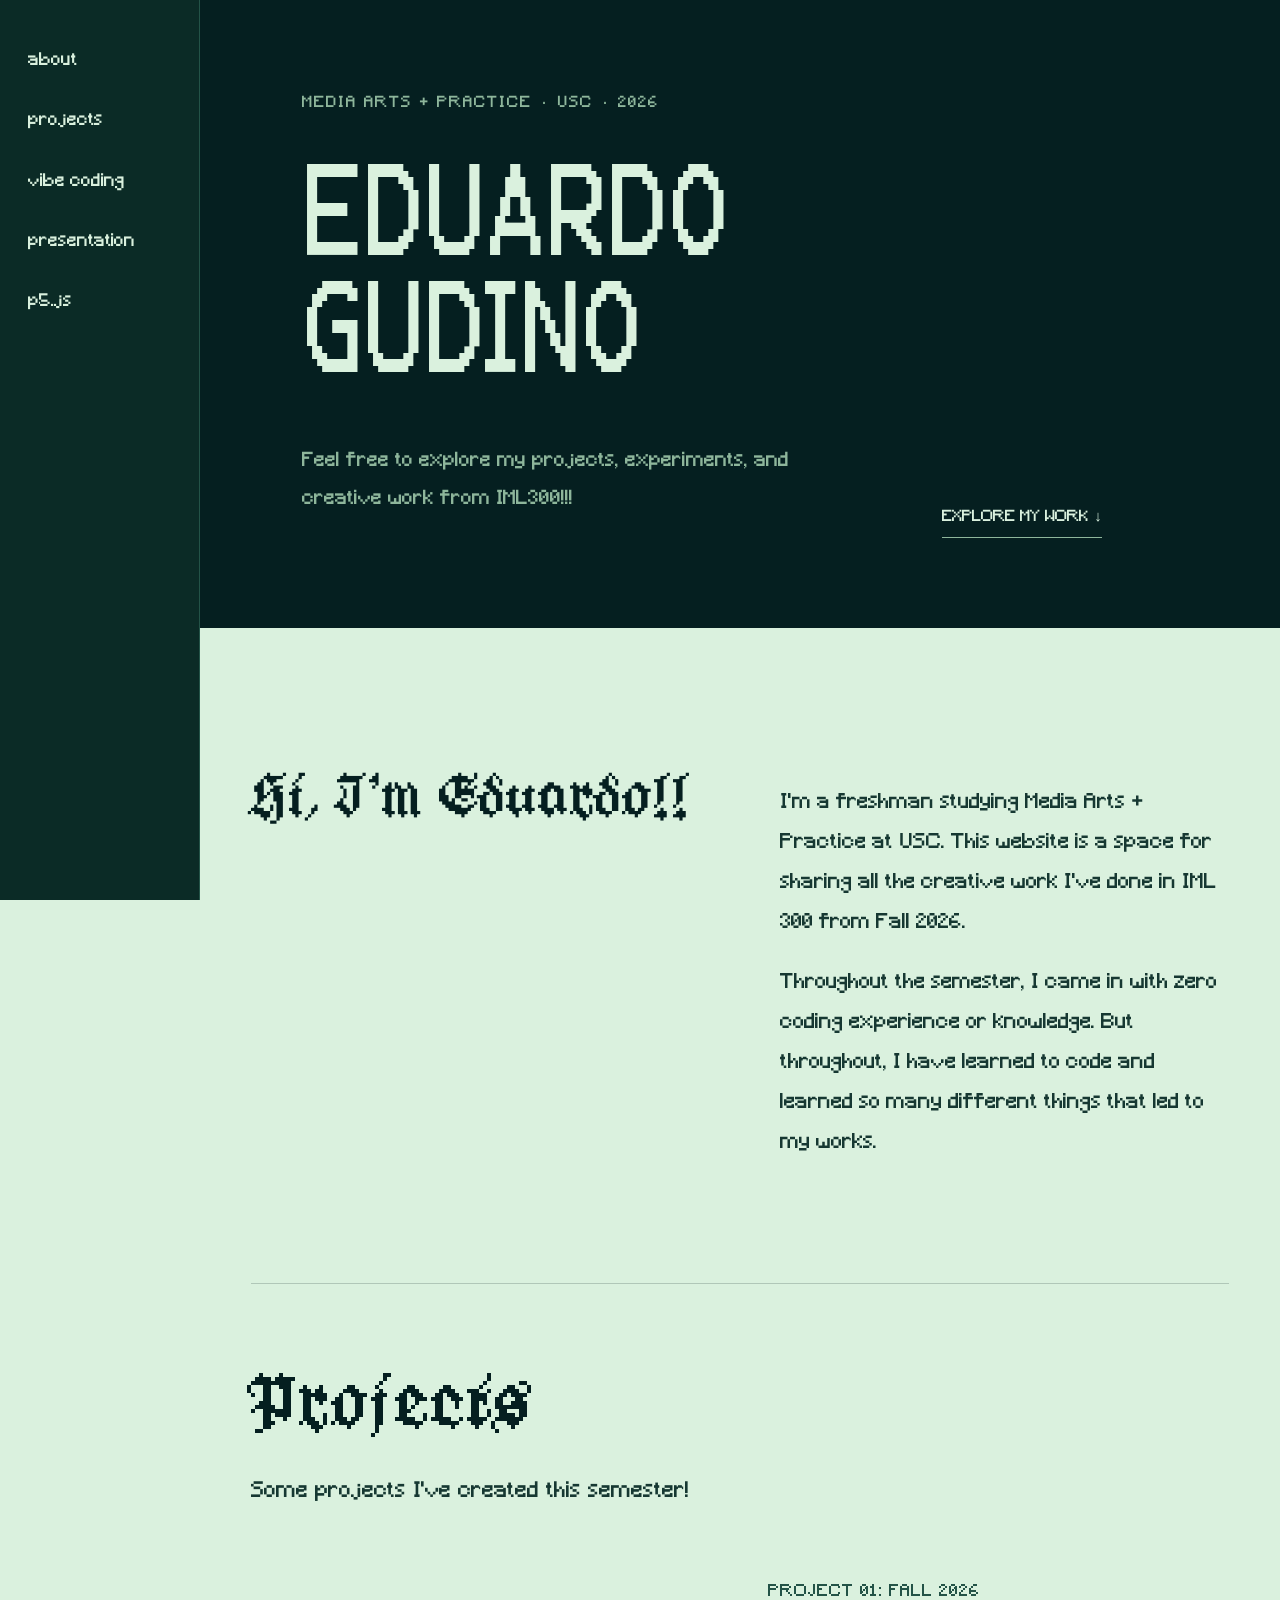
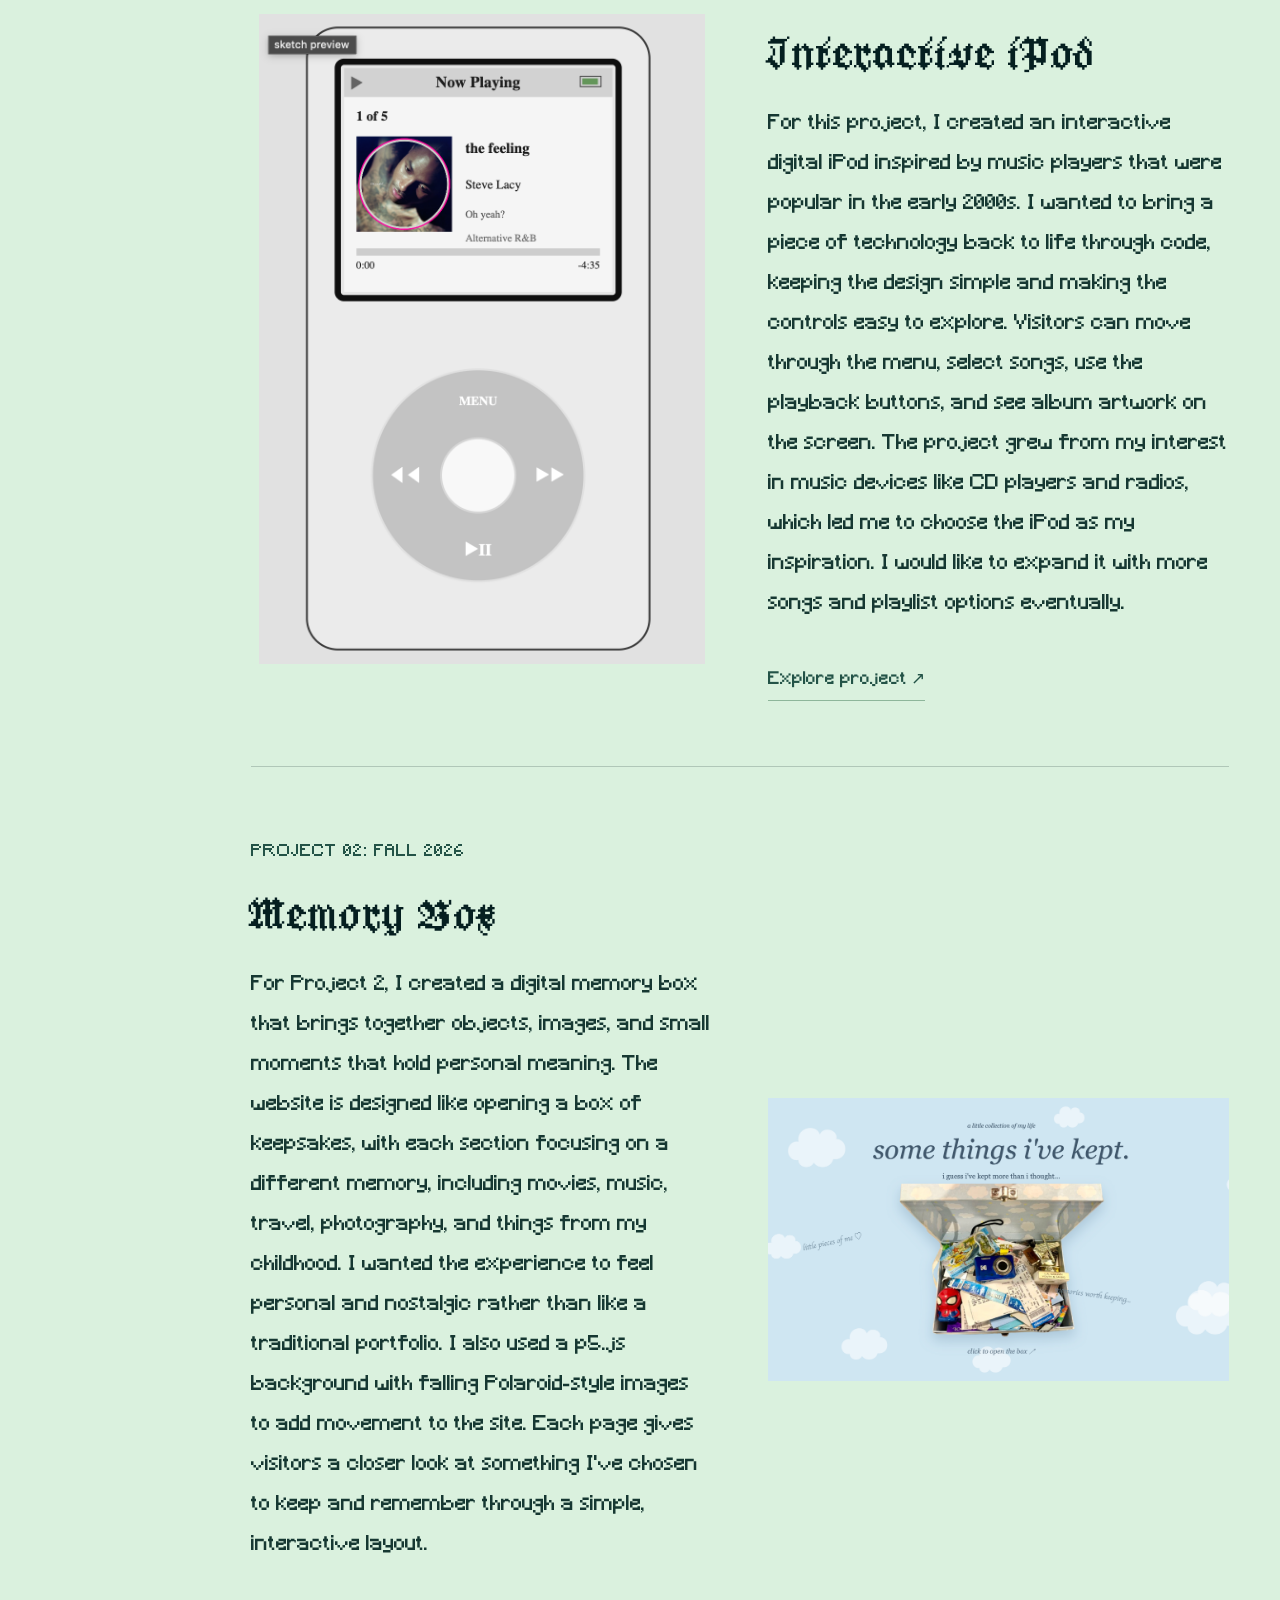
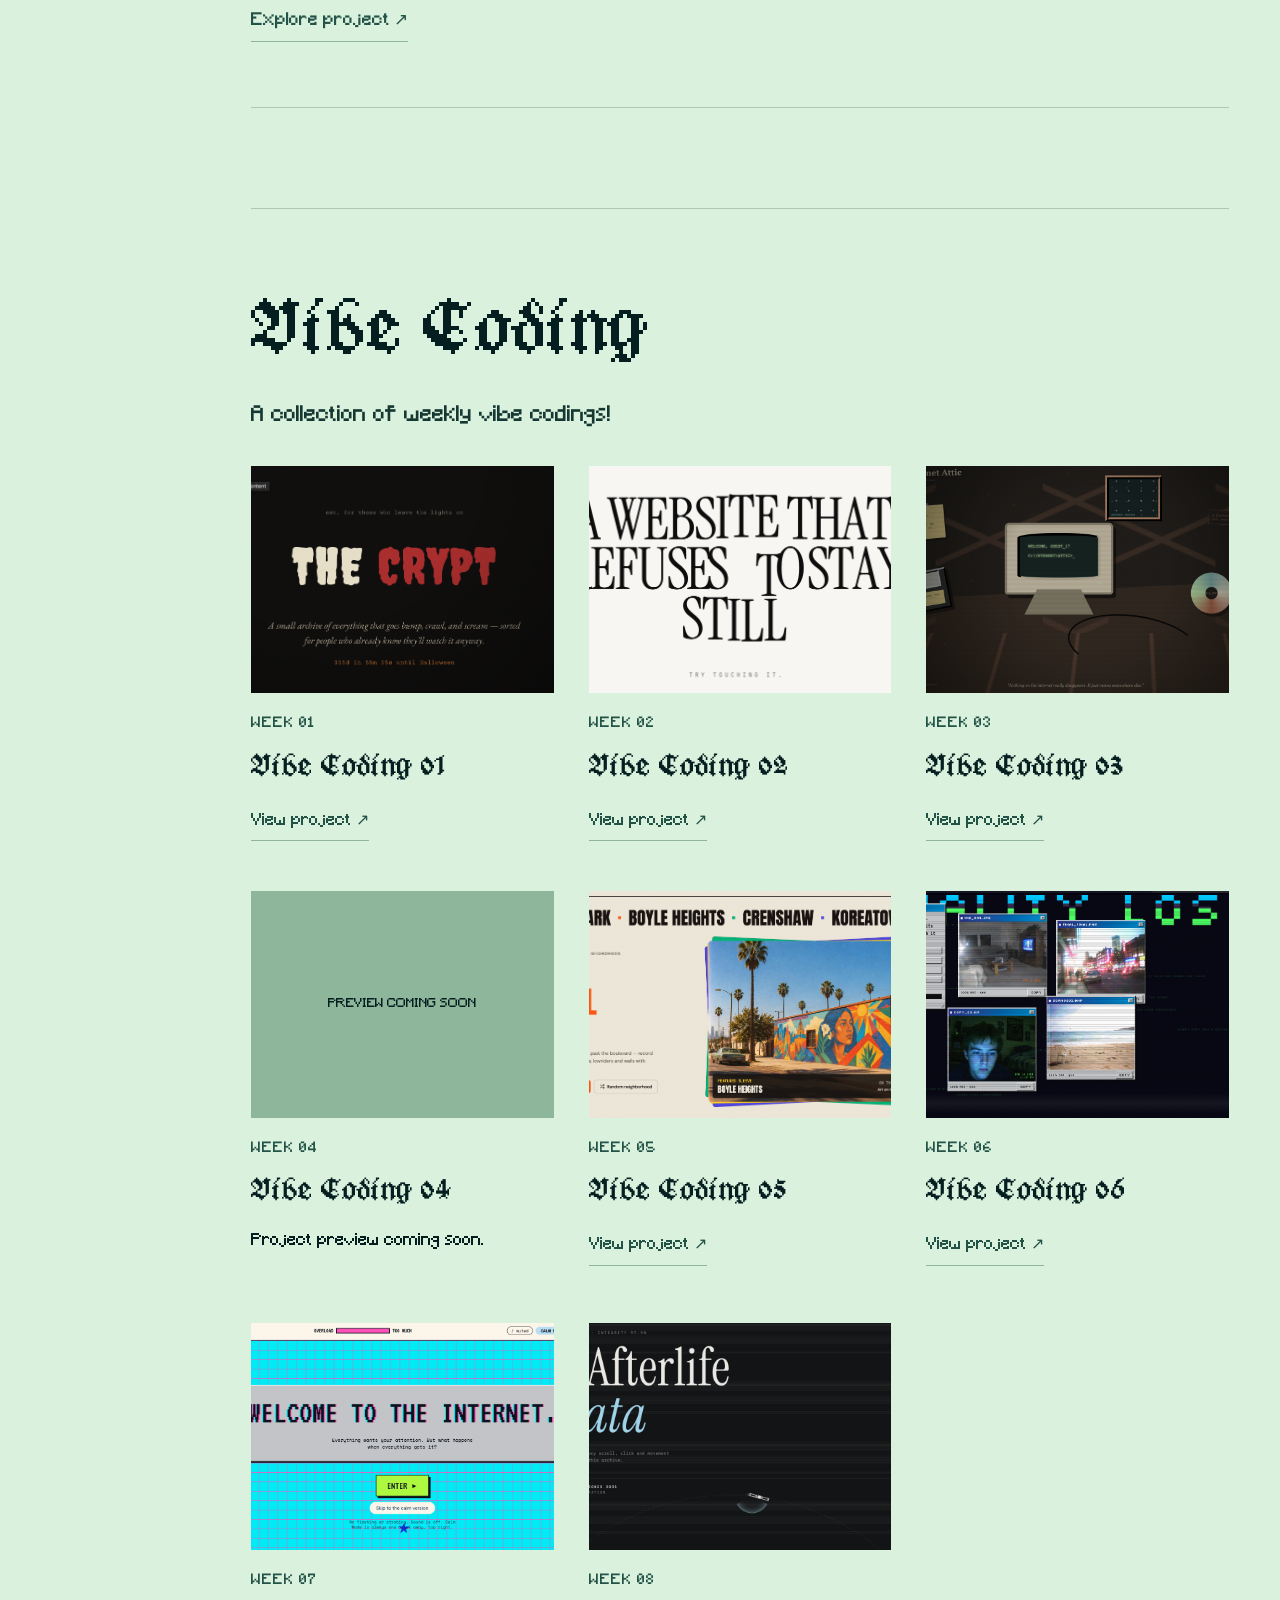
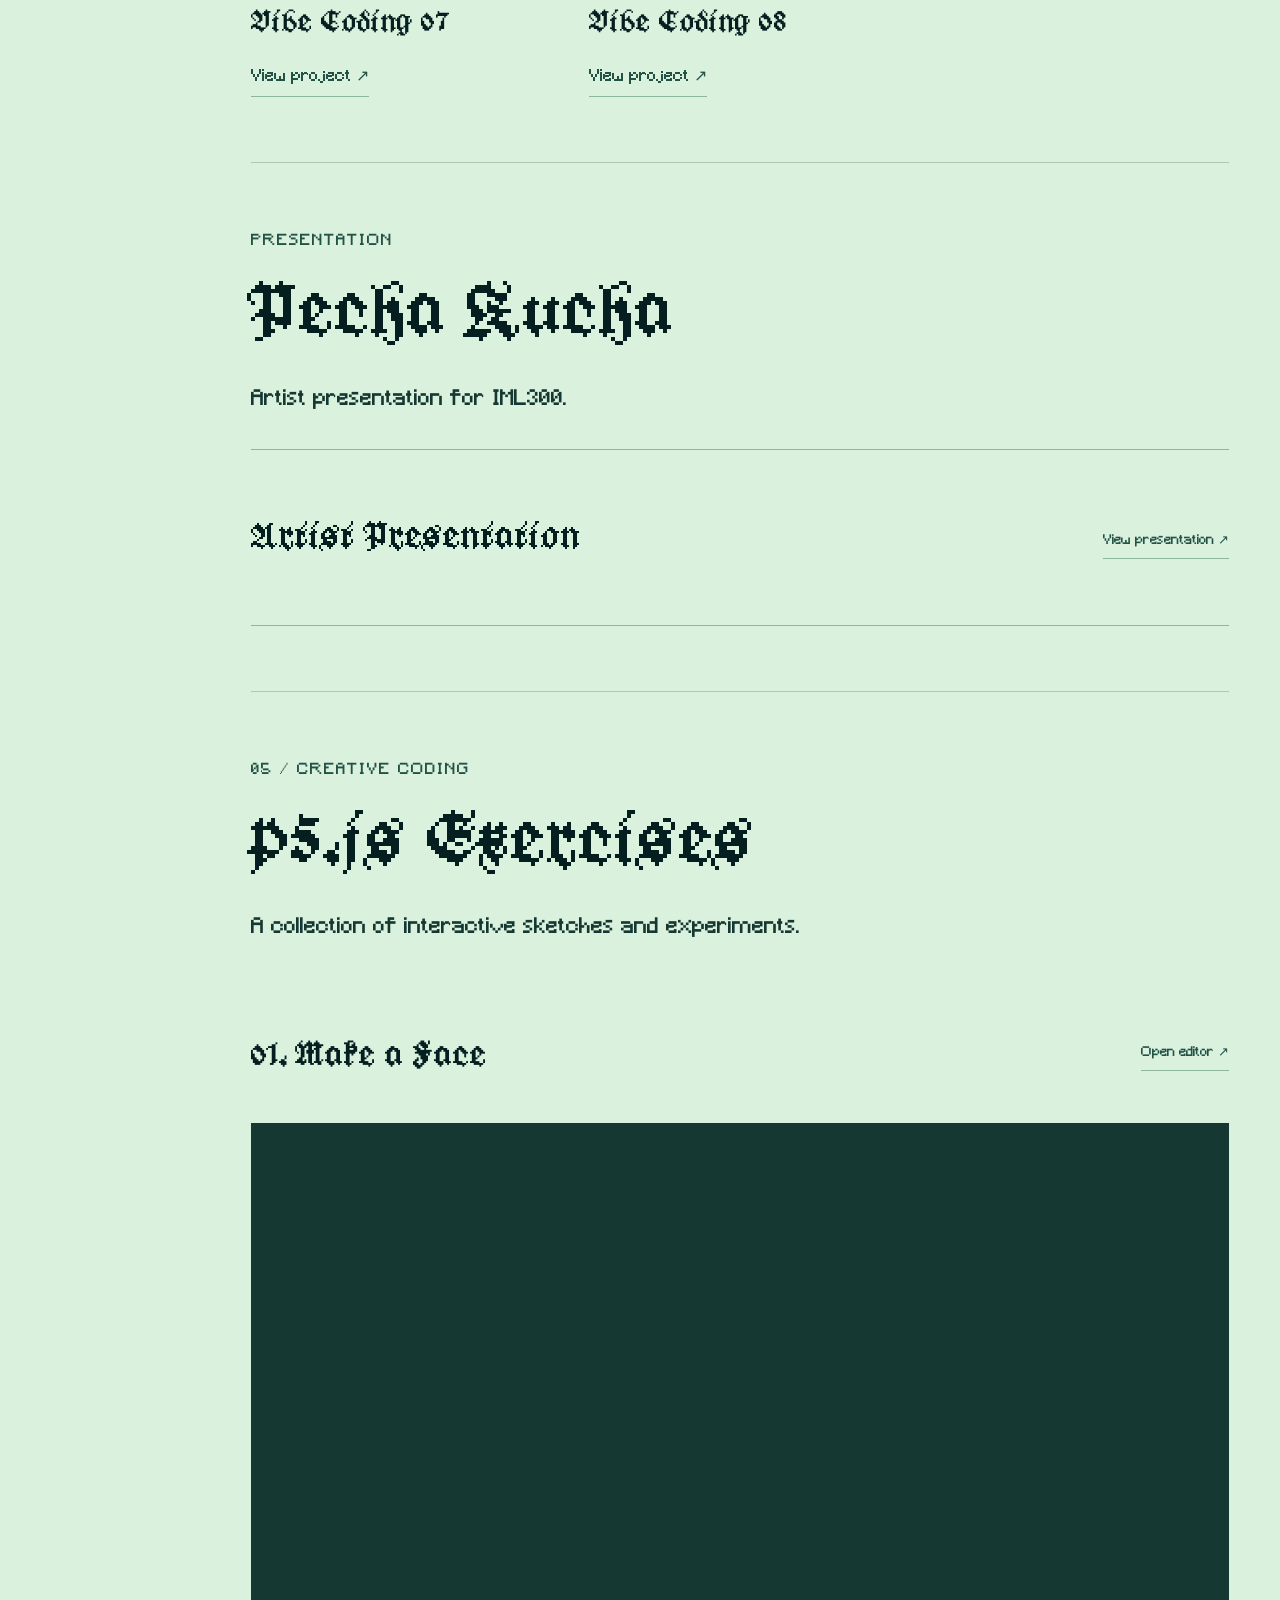
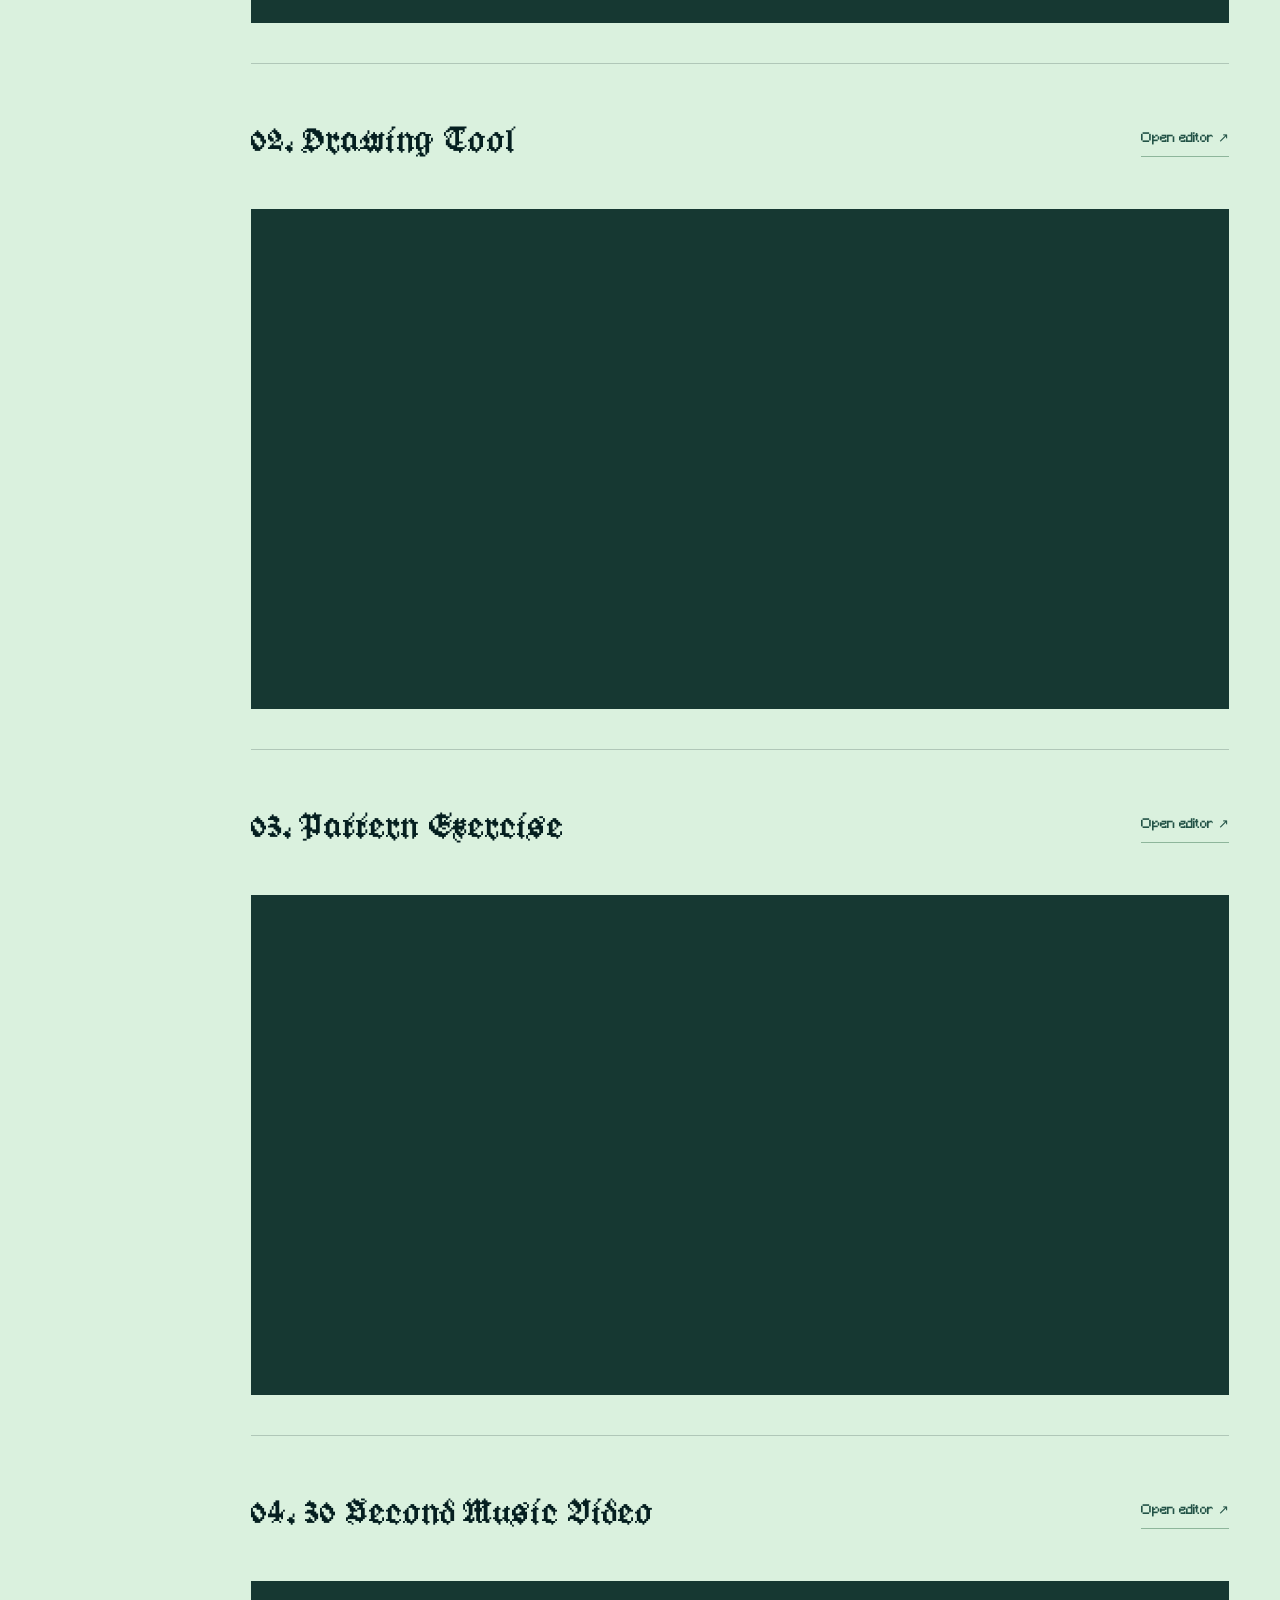
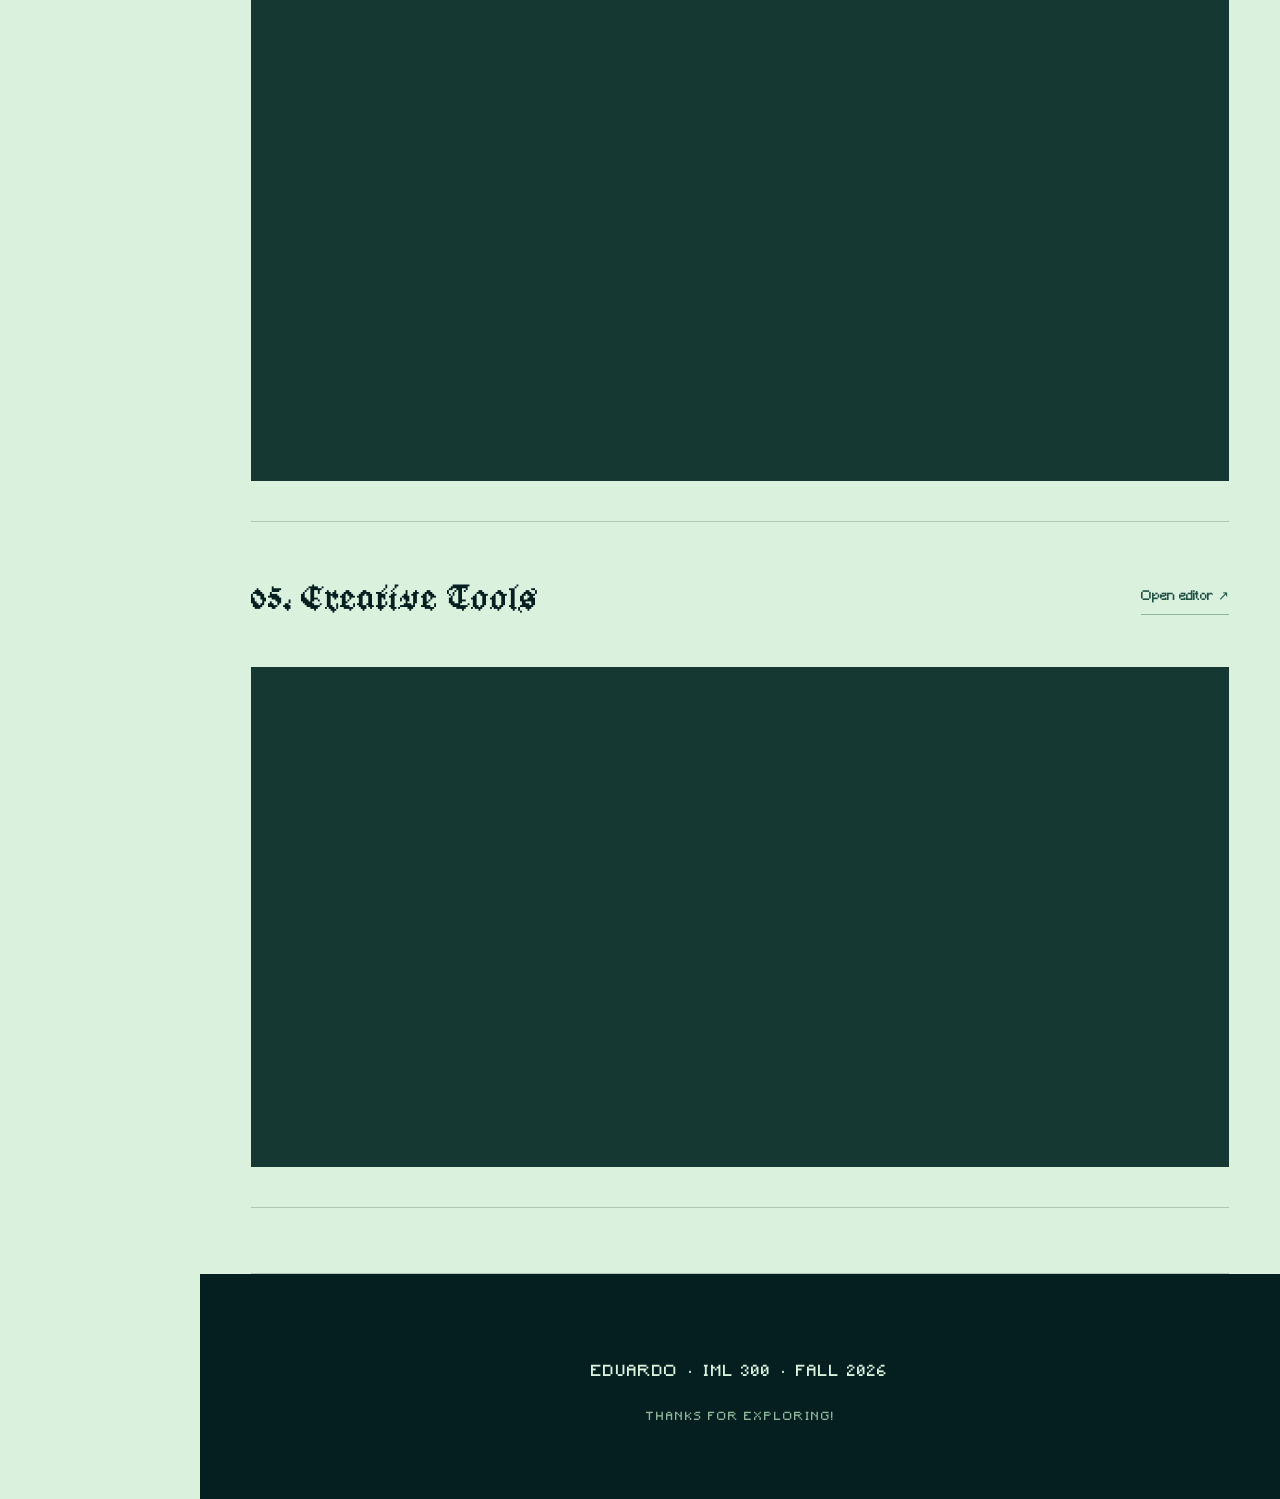
<file: homepage/index.html>
<!DOCTYPE html>
<html lang="en">

<head>
  <meta charset="UTF-8">
  <meta name="viewport" content="width=device-width, initial-scale=1.0">
  <title>EGudino Homepage</title>
  <link rel="stylesheet" href="style.css">
</head>

<body>

  <!-- NAVIGATION -->
  <nav class="navigation">

    <div class="nav-links">
      <a href="#about">about</a>
      <a href="#projects">projects</a>
      <a href="#vibe">vibe coding</a>
      <a href="#pecha">presentation</a>
      <a href="#exercises">p5.js</a>
    </div>
  </nav>


  <!-- INTRODUCTION -->
  <header class="hero" id="about">
    <div class="hero-label">MEDIA ARTS + PRACTICE · USC · 2026</div>

    <h1>EDUARDO<br>GUDINO</h1>

    <div class="hero-bottom">
      <p>
        Feel free to explore my projects, experiments, and
        creative work from IML300!!!
      </p>
      <a href="#projects">EXPLORE MY WORK ↓</a>
    </div>
  </header>


  <main>

    <!-- ABOUT -->
    <section class="about-section">

      <div class="about-content">
        <h2>Hi, I'm Eduardo!!</h2>

        <div>
          <p>
            I'm a freshman studying Media Arts + Practice at USC.
            This website is a space for sharing all the creative work I've done in IML 300 from Fall 2026.
          </p>

          <p>
            Throughout the semester, I came in with zero coding experience or knowledge. But throughout, I have learned to code and learned so many different things that led to my works. 
          </p>
        </div>
      </div>
    </section>


    <!-- PROJECTS -->
    <section id="projects" class="page-section">

      <div class="section-heading">
        <h2>Projects</h2>
        <p>Some projects I've created this semester!</p>
      </div>

      <article class="project">
        <div class="project-image">
          <img src="images/ipod-project.png" alt="Interactive iPod project">
        </div>

        <div class="project-info">
          <span>PROJECT 01: FALL 2026</span>
          <h3>Interactive iPod</h3>

          <p>
            For this project, I created an interactive digital
            iPod inspired by music players that were popular
            in the early 2000s. I wanted to bring a piece of
            technology back to life through code, keeping the
            design simple and making the controls easy to
            explore. Visitors can move through the menu,
            select songs, use the playback buttons, and see
            album artwork on the screen. The project grew
            from my interest in music devices like CD players
            and radios, which led me to choose the iPod as my
            inspiration. I would like to expand it with more
            songs and playlist options eventually.
          </p>

          <a href="https://editor.p5js.org/egudino/full/fBFuXKpup"
             target="_blank">Explore project ↗</a>
        </div>
      </article>


      <article class="project project-reverse">
        <div class="project-image">
          <img src="images/memory-box.png" alt="Memory Box website project">
        </div>

        <div class="project-info">
          <span>PROJECT 02: FALL 2026</span>
          <h3>Memory Box</h3>

          <p>
            For Project 2, I created a digital memory box that
            brings together objects, images, and small moments
            that hold personal meaning. The website is designed
            like opening a box of keepsakes, with each section
            focusing on a different memory, including movies,
            music, travel, photography, and things from my
            childhood. I wanted the experience to feel personal
            and nostalgic rather than like a traditional
            portfolio. I also used a p5.js background with
            falling Polaroid-style images to add movement to
            the site. Each page gives visitors a closer look at
            something I've chosen to keep and remember
            through a simple, interactive layout.
          </p>

          <a href="https://eduardogudino86-dotcom.github.io/iml300/project-2/"
             target="_blank">Explore project ↗</a>
        </div>
      </article>

    </section>


    <!-- VIBE CODING -->
    <section id="vibe" class="page-section">

      <div class="section-heading">
        <h2>Vibe Coding</h2>
        <p>A collection of weekly vibe codings!</p>
      </div>

      <div class="vibe-gallery">

        <article class="vibe-item">
          <img src="images/vibe-1.png" alt="Vibe Coding Week 1">
          <span>WEEK 01</span>
          <h3>Vibe Coding 01</h3>
          <a href="https://claude.ai/public/artifacts/b7d331fa-cd6d-4b81-8ff9-b9ee7947e061" target="_blank">View project ↗</a>
        </article>

        <article class="vibe-item">
          <img src="images/vibe-2.png" alt="Vibe Coding Week 2">
          <span>WEEK 02</span>
          <h3>Vibe Coding 02</h3>
          <a href="https://tangible-pixel-play.lovable.app/" target="_blank">View project ↗</a>
        </article>

        <article class="vibe-item">
          <img src="images/vibe-3.png" alt="Vibe Coding Week 3">
          <span>WEEK 03</span>
          <h3>Vibe Coding 03</h3>
          <a href="https://internet-attic-explorer.lovable.app/" target="_blank">View project ↗</a>
        </article>

        <article class="vibe-item">
          <div class="vibe-placeholder">PREVIEW COMING SOON</div>
          <span>WEEK 04</span>
          <h3>Vibe Coding 04</h3>
          <p>Project preview coming soon.</p>
        </article>

        <article class="vibe-item">
          <img src="images/vibe-5.png" alt="Vibe Coding Week 5">
          <span>WEEK 05</span>
          <h3>Vibe Coding 05</h3>
          <a href="https://nobody-sees-me.lovable.app/" target="_blank">View project ↗</a>
        </article>

        <article class="vibe-item">
          <img src="images/vibe-6.png" alt="Vibe Coding Week 6">
          <span>WEEK 06</span>
          <h3>Vibe Coding 06</h3>
          <a href="https://la-vintage-vibes.lovable.app/" target="_blank">View project ↗</a>
        </article>

        <article class="vibe-item">
          <img src="images/vibe-7.png" alt="Vibe Coding Week 7">
          <span>WEEK 07</span>
          <h3>Vibe Coding 07</h3>
          <a href="https://pixel-perfect-canvas-4427.lovable.app/" target="_blank">View project ↗</a>
        </article>

        <article class="vibe-item">
          <img src="images/vibe-8.png" alt="Vibe Coding Week 8">
          <span>WEEK 08</span>
          <h3>Vibe Coding 08</h3>
          <a href="https://pixel-perfect-page-211.lovable.app/" target="_blank">View project ↗</a>
        </article>

      </div>
    </section>


    <!-- PECHA KUCHA -->
    <section id="pecha" class="page-section">

      <div class="section-heading">
        <div class="section-label">PRESENTATION</div>
        <h2>Pecha Kucha</h2>
        <p>Artist presentation for IML300.</p>
      </div>

      <div class="presentation">
        <h3>Artist Presentation</h3>
        <a href="https://canva.link/aeknv52ny9q8aj8"
           target="_blank">View presentation ↗</a>
      </div>

    </section>


    <!-- P5 EXERCISES -->
    <section id="exercises" class="page-section">

      <div class="section-heading">
        <div class="section-label">05 / CREATIVE CODING</div>
        <h2>p5.js Exercises</h2>
        <p>A collection of interactive sketches and experiments.</p>
      </div>


      <article class="exercise">
        <div class="exercise-heading">
          <h3>01. Make a Face</h3>
          <a href="https://editor.p5js.org/egudino/sketches/N12XoWRk-" target="_blank">Open editor ↗</a>
        </div>
        <iframe src="https://editor.p5js.org/egudino/full/N12XoWRk-" title="Make a Face"></iframe>
      </article>


      <article class="exercise">
        <div class="exercise-heading">
          <h3>02. Drawing Tool</h3>
          <a href="https://editor.p5js.org/egudino/sketches/j21a81vtt" target="_blank">Open editor ↗</a>
        </div>
        <iframe src="https://editor.p5js.org/egudino/full/j21a81vtt" title="Drawing Tool"></iframe>
      </article>


      <article class="exercise">
        <div class="exercise-heading">
          <h3>03. Pattern Exercise</h3>
          <a href="https://editor.p5js.org/egudino/sketches/_w0EmwyIt" target="_blank">Open editor ↗</a>
        </div>
        <iframe src="https://editor.p5js.org/egudino/full/_w0EmwyIt" title="Pattern Exercise"></iframe>
      </article>


      <article class="exercise">
        <div class="exercise-heading">
          <h3>04. 30 Second Music Video</h3>
          <a href="https://editor.p5js.org/egudino/sketches/AoKR_cC4i" target="_blank">Open editor ↗</a>
        </div>
        <iframe src="https://editor.p5js.org/egudino/full/AoKR_cC4i" title="30 Second Music Video"></iframe>
      </article>


      <article class="exercise">
        <div class="exercise-heading">
          <h3>05. Creative Tools</h3>
          <a href="https://editor.p5js.org/egudino/sketches/LqZFZDJPU" target="_blank">Open editor ↗</a>
        </div>
        <iframe src="https://editor.p5js.org/egudino/full/LqZFZDJPU" title="Creative Tools"></iframe>
      </article>

    </section>

  </main>


  <!-- FOOTER -->
  <footer>
    <p>EDUARDO · IML 300 · FALL 2026</p>
    <span>THANKS FOR EXPLORING!</span>
  </footer>

</body>
</html>
</file>
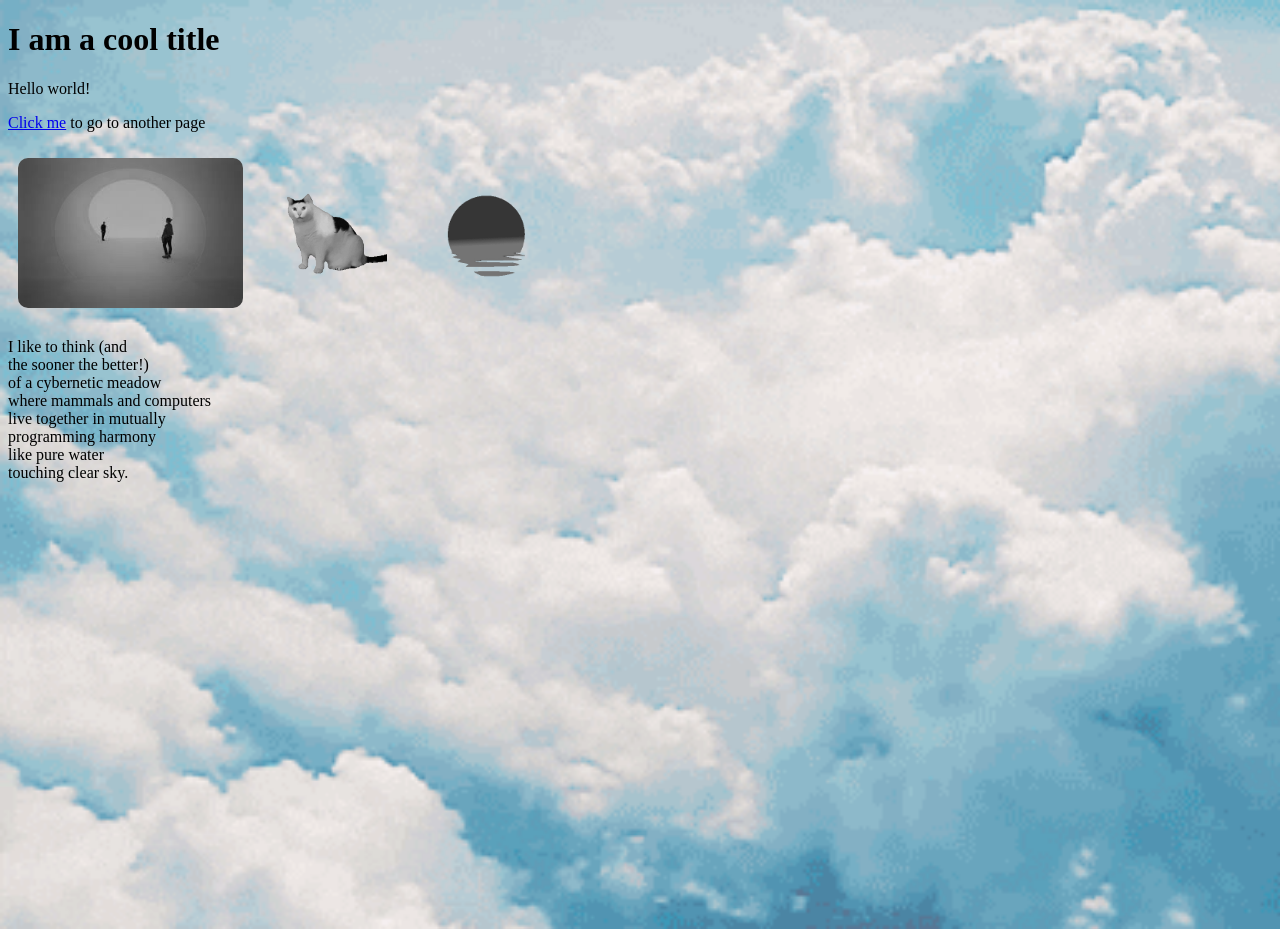
<file: html-portrait/index.html>
<!DOCTYPE html>
<html lang="en">
  <head>
    <meta charset="UTF-8" />
    <meta name="viewport" content="width=device-width, initial-scale=1.0" />
    <title>HTML demo</title>
    <link rel="stylesheet" href="style.css" />
  </head>
  <body>
    <h1>I am a cool title</h1>
    <p>Hello world!</p>
    <p><a href="page-2.html">Click me</a> to go to another page</p>
    <img src="assets/1.jpg" />
    <img src="assets/cat.gif" />
    <img src="assets/sunset.gif" />

    <p id="p1">
      I like to think (and<br />
      the sooner the better!)<br />
      of a cybernetic meadow<br />
      where mammals and computers<br />
      live together in mutually<br />
      programming harmony<br />
      like pure water<br />
      touching clear sky.
    </p>

    <!--     add an image of your choice below -->

    <!--     add a paragraph of your choice below -->

    <!--     add a link of your choice below -->

    <!--    create a third html page in this project -->
  </body>
</html>
</file>
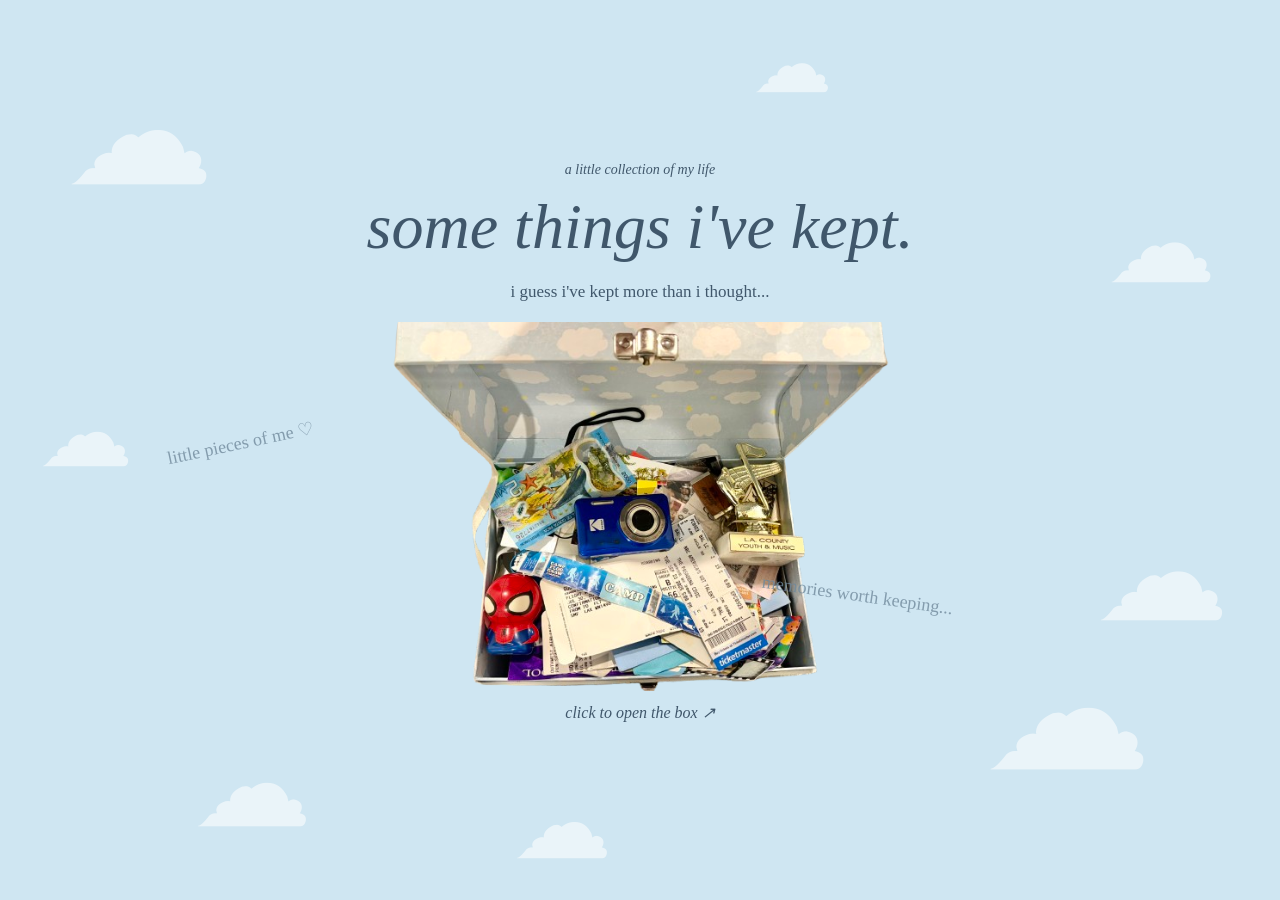
<file: project-2/index.html>
<!DOCTYPE html>
<html lang="en">

<head>
    <meta charset="UTF-8">
    <meta name="viewport" content="width=device-width, initial-scale=1.0">

    <title>some things i've kept.</title>

    <link rel="stylesheet" href="style.css">
</head>

<body class="home-page">

    <!-- FLOATING CLOUDS -->

    <div class="home-cloud cloud-one">☁</div>
    <div class="home-cloud cloud-two">☁</div>
    <div class="home-cloud cloud-three">☁</div>
    <div class="home-cloud cloud-four">☁</div>
    <div class="home-cloud cloud-five">☁</div>
    <div class="home-cloud cloud-six">☁</div>
    <div class="home-cloud cloud-seven">☁</div>
    <div class="home-cloud cloud-eight">☁</div>


    <!-- MAIN HOMEPAGE -->

    <main class="home-content" id="homeContent">

        <p class="home-small">
            a little collection of my life
        </p>

        <h1>some things i've kept.</h1>

        <p class="home-intro">
            i guess i've kept more than i thought...
        </p>


        <!-- MEMORY BOX -->

        <div class="home-box" onclick="openHomeBox()">

            <img
                src="images/box.png"
                alt="My childhood memory box"
            >

        </div>

        <p class="home-click">
            click to open the box ↗
        </p>


        <!-- HANDWRITTEN NOTES -->

        <span class="home-note note-one">
            little pieces of me ♡
        </span>

        <span class="home-note note-two">
            memories worth keeping...
        </span>

    </main>


    <!-- DREAMY WHITE FADE -->

    <div class="home-fade" id="homeFade"></div>


    <script>

        function openHomeBox() {

            const content = document.getElementById("homeContent");
            const fade = document.getElementById("homeFade");

            // Blur the homepage
            content.classList.add("home-opening");

            // Fade into white
            fade.classList.add("fade-active");

            // Open the memory desk
            setTimeout(function() {
                window.location.href = "box.html";
            }, 1200);

        }

    </script>

</body>
</html>
</file>
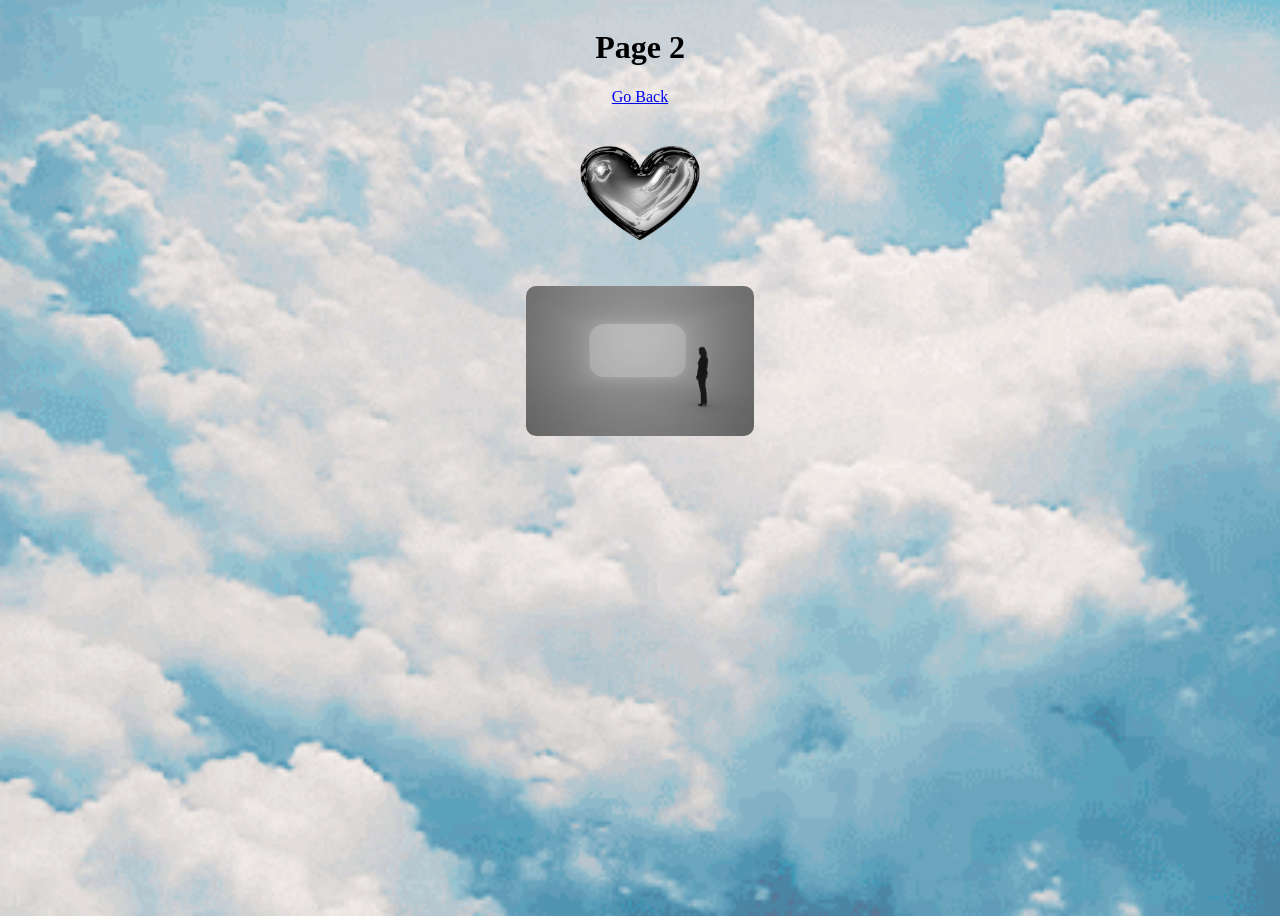
<file: html-portrait/page-2.html>
<!DOCTYPE html>
<html lang="en">
  <head>
    <meta charset="UTF-8" />
    <meta name="viewport" content="width=device-width, initial-scale=1.0" />
    <title>HTML demo</title>
    <link rel="stylesheet" href="style.css" />
  </head>
  <body class="specialCenter">
    <h1>Page 2</h1>
    <a href="index.html">Go Back</a>
    <img src="assets/heart.webp" />
    <img src="assets/2.jpg" />
  </body>
</html>
</file>
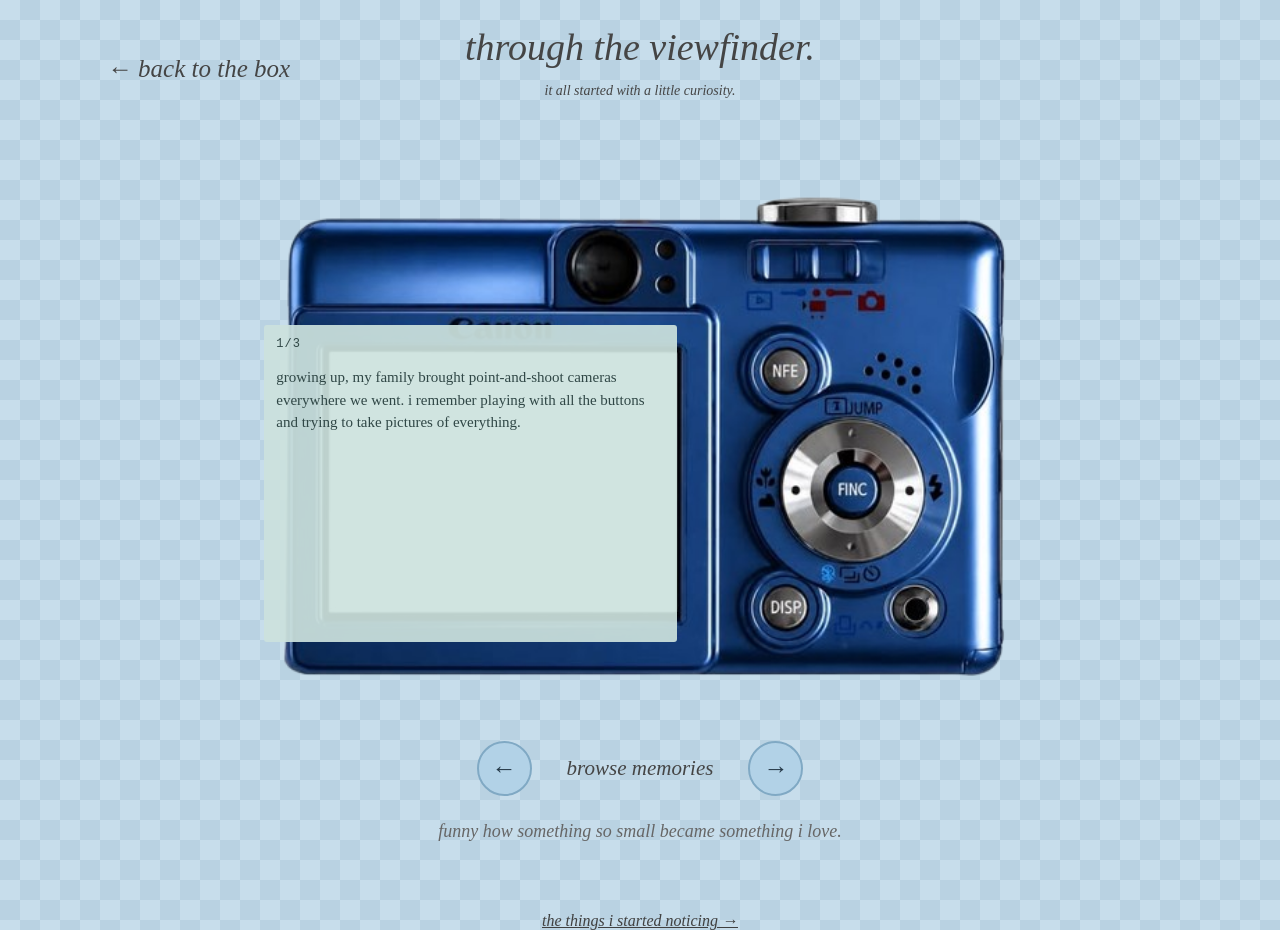
<file: project-2/camera.html>
<!DOCTYPE html>
<html lang="en">
<head>
  <meta charset="UTF-8">
  <meta name="viewport" content="width=device-width, initial-scale=1.0">
  <title>through the viewfinder.</title>
  <link rel="stylesheet" href="style.css">
</head>

<body class="camera-page">

  <a href="box.html" class="camera-back">← back to the box</a>

  <h1>through the viewfinder.</h1>
  <p class="camera-intro">it all started with a little curiosity.</p>

  <!-- DIGITAL CAMERA -->

  <div class="camera-container">

    <img src="images/cameradigi.jpg" alt="Blue digital camera">

    <!-- CAMERA SCREEN -->

    <div class="camera-display">

      <p id="cameraNumber">1/3</p>

      <p id="cameraStory">
        growing up, my family brought point-and-shoot cameras
        everywhere we went. i remember playing with all the
        buttons and trying to take pictures of everything.
      </p>

    </div>

  </div>

  <!-- MEMORY BUTTONS -->

  <div class="memory-controls">
    <button onclick="changeMemory(-1)">←</button>
    <span>browse memories</span>
    <button onclick="changeMemory(1)">→</button>
  </div>

  <p class="camera-bottom">
    funny how something so small became something i love.
  </p>

  <a href="nature.html" class="camera-next">
    the things i started noticing →
  </a>

  <script>

    let currentMemory = 0;

    let memories = [
      "growing up, my family brought point-and-shoot cameras everywhere we went. i remember playing with all the buttons and trying to take pictures of everything.",

      "i remember my parents printing out our digital camera photos and putting them into family photo albums. those little pictures became memories we could keep forever.",

      "years later, i spent three years interning with a multimedia business, learning photography and developing my skills. now it's something i'm genuinely passionate about and still do today."
    ];

    function changeMemory(direction) {

      currentMemory += direction;

      if (currentMemory < 0) {
        currentMemory = 2;
      }

      if (currentMemory > 2) {
        currentMemory = 0;
      }

      document.getElementById("cameraStory").textContent =
        memories[currentMemory];

      document.getElementById("cameraNumber").textContent =
        (currentMemory + 1) + "/3";

    }

  </script>

</body>
</html>
</file>
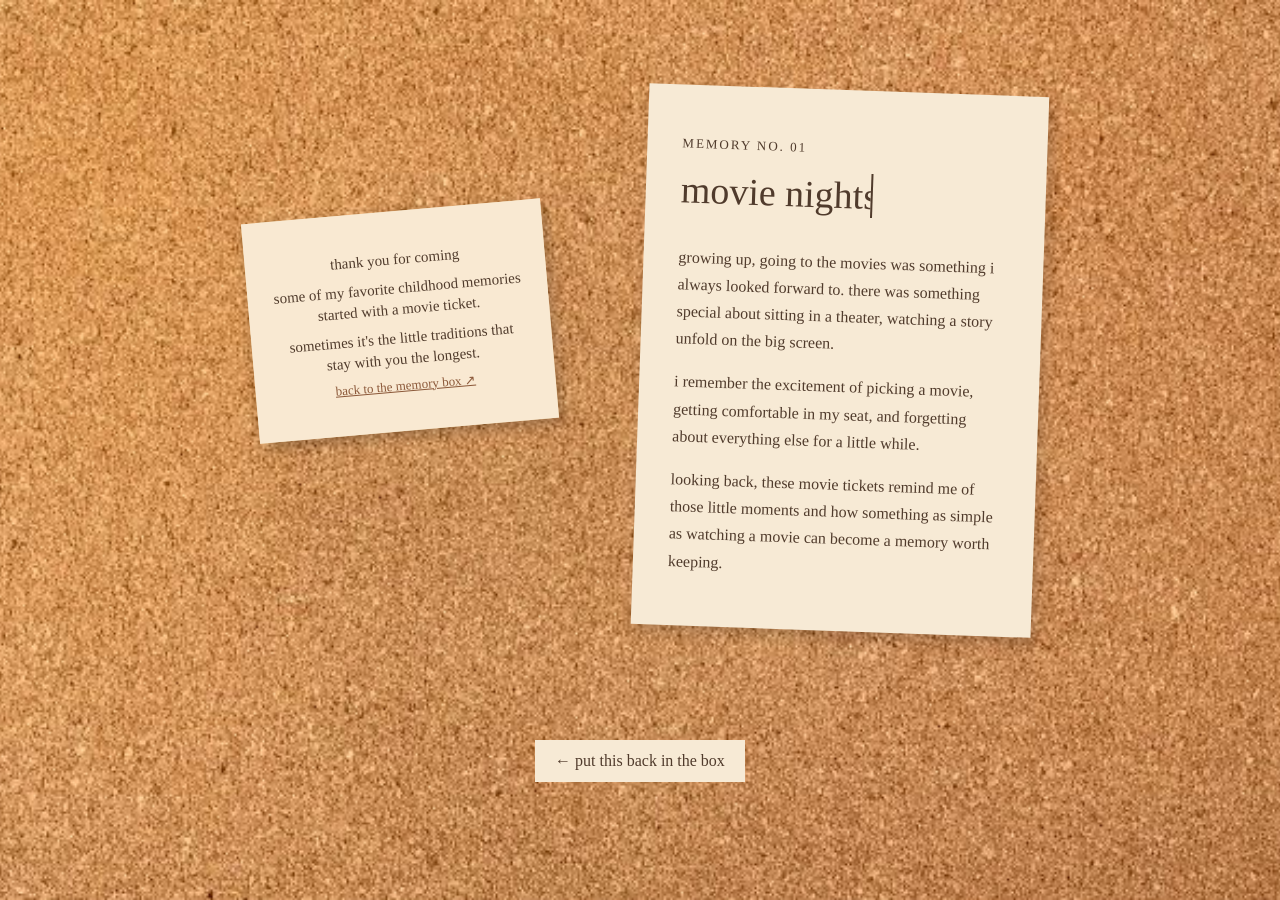
<file: project-2/movies.html>
<!DOCTYPE html>
<html lang="en">

<head>
    <meta charset="UTF-8">
    <meta name="viewport" content="width=device-width, initial-scale=1.0">

    <title>movie nights | some things i've kept</title>

    <link rel="stylesheet" href="style.css">
</head>

<body class="movies-page">

    <main class="movies-layout">

        <!-- LEFT SIDE: MOVIE TICKET -->

        <section class="ticket-area">

            <div class="movie-ticket"
                 id="movieTicket"
                 onclick="flipTicket()"
                 role="button"
                 tabindex="0"
                 aria-label="Flip movie ticket"
                 onkeydown="if(event.key === 'Enter' || event.key === ' ') { event.preventDefault(); flipTicket(); }">

                <!-- FRONT OF TICKET -->

                <div class="ticket-front">

                    <p>ADMIT ONE</p>

                    <h2>movie nights</h2>

                    <p>one ticket / so many memories</p>

                    <p>✦ ✦ ✦</p>

                    <p>click to flip ↗</p>

                </div>


                <!-- BACK OF TICKET -->

                <div class="ticket-back">

                    <p>thank you for coming </p>

                    <p>
                        some of my favorite childhood memories
                        started with a movie ticket.
                    </p>

                    <p>
                        sometimes it's the little traditions
                        that stay with you the longest.
                    </p>

                    <a href="box.html"
                       onclick="event.stopPropagation()">
                        back to the memory box ↗
                    </a>

                </div>

            </div>


            <!-- HIDDEN HOVER MESSAGE -->

            <p class="ticket-hidden">
                hover around there's always more to remember 
            </p>

        </section>


        <!-- RIGHT SIDE: MEMORY STORY -->

        <section class="movie-story">

            <p class="memory-number">
                MEMORY NO. 01
            </p>

            <h1>movie nights.</h1>

            <p>
                growing up, going to the movies was
                something i always looked forward to.
                there was something special about
                sitting in a theater, watching a story
                unfold on the big screen.
            </p>

            <p>
                i remember the excitement of picking
                a movie, getting comfortable in my seat,
                and forgetting about everything else
                for a little while.
            </p>

            <p>
                looking back, these movie tickets remind
                me of those little moments and how
                something as simple as watching a movie
                can become a memory worth keeping.
            </p>

        </section>

    </main>


    <!-- BOTTOM NAVIGATION -->

    <nav class="memory-navigation">

        <a href="box.html">
            ← put this back in the box
        </a>

    </nav>


    <script>

        // Flip the movie ticket when clicked

        function flipTicket() {

            const ticket = document.getElementById("movieTicket");

            ticket.classList.toggle("flipped");

        }

    </script>

</body>
</html>
</file>
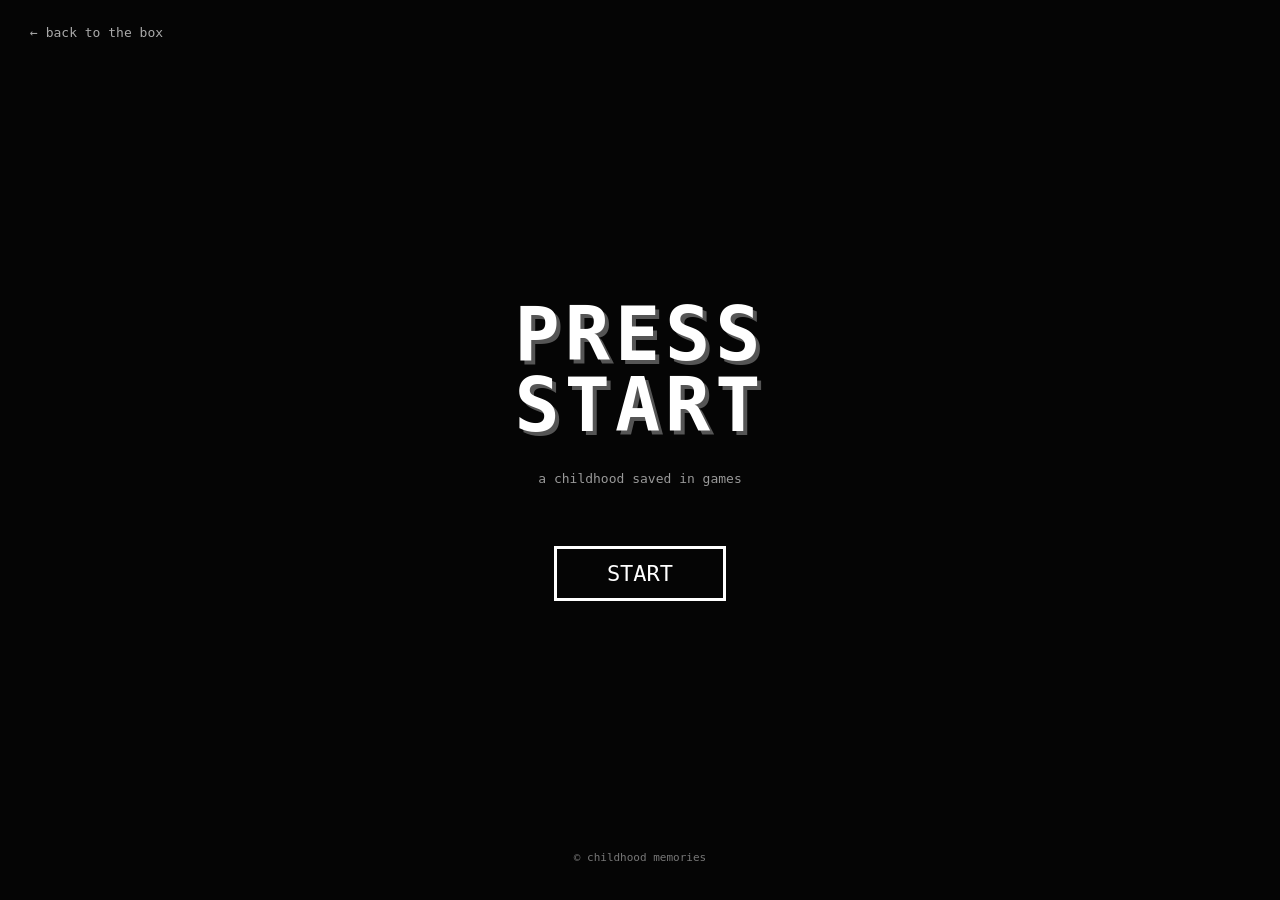
<file: project-2/nintendo.html>
<!DOCTYPE html>
<html lang="en">

<head>
    <meta charset="UTF-8">
    <meta name="viewport" content="width=device-width, initial-scale=1.0">

    <title>press start.</title>

    <link rel="stylesheet" href="style.css">
</head>

<body class="nintendo-page">

    <a href="box.html" class="game-back">
        ← back to the box
    </a>


    <!-- SCREEN 1: PRESS START -->

    <div class="game-menu" id="gameMenu">

        <h1>PRESS<br>START</h1>

        <p class="game-subtitle">
            a childhood saved in games
        </p>

        <button type="button" onclick="startGame()">
            START
        </button>

        <p class="game-bottom">
            © childhood memories
        </p>

    </div>


    <!-- SCREEN 2: CHOOSE CONSOLE -->

    <div class="console-select"
         id="consoleSelect"
         style="display: none;">

        <h2>SELECT CONSOLE</h2>

        <p>choose a memory to explore</p>

        <div class="console-options">

            <!-- NINTENDO DSi -->

            <div class="console-choice"
                 onclick="showConsole('ds', this)"
                 role="button"
                 tabindex="0"
                 onkeydown="if(event.key === 'Enter' || event.key === ' ') { event.preventDefault(); showConsole('ds', this); }">

                <img src="images/ds.png"
                     alt="Nintendo DSi">

                <h3>NINTENDO DSi</h3>

                <p>PLAYER 1</p>

            </div>


            <!-- NINTENDO Wii -->

            <div class="console-choice"
                 onclick="showConsole('wii', this)"
                 role="button"
                 tabindex="0"
                 onkeydown="if(event.key === 'Enter' || event.key === ' ') { event.preventDefault(); showConsole('wii', this); }">

                <img src="images/Wii.jpg"
                     alt="Nintendo Wii">

                <h3>NINTENDO Wii</h3>

                <p>PLAYER 2</p>

            </div>

        </div>

    </div>


    <!-- SCREEN 3: CHILDHOOD MEMORY -->

    <div class="game-memory"
         id="gameMemory"
         style="display: none;">

        <h2 id="memoryTitle"></h2>

        <p class="memory-label">
            MEMORY UNLOCKED ★
        </p>

        <p id="memoryText"></p>

        <button type="button" onclick="goBack()">
            ← BACK TO CONSOLES
        </button>

    </div>


    <!-- NINTENDO MUSIC PLAYER -->
    <!-- Hidden until an individual memory opens -->

    <div class="nintendo-music-player"
         id="nintendoMusicPlayer"
         style="display: none;">

        <span id="nintendoTrackName">
            ♪ select a console
        </span>

        <button type="button"
                id="nintendoPlayPause"
                onclick="toggleNintendoMusic()">
            ▶ play
        </button>

    </div>

    <audio id="nintendoMusic" loop></audio>


    <!-- JAVASCRIPT -->

    <script>

        // MUSIC PLAYER

        const nintendoMusic = document.getElementById("nintendoMusic");
        const nintendoTrackName = document.getElementById("nintendoTrackName");
        const nintendoPlayPause = document.getElementById("nintendoPlayPause");
        const nintendoMusicPlayer = document.getElementById("nintendoMusicPlayer");

        const tracks = {
            wii: "sounds/wii.mp3",
            ds: "sounds/ds.mp3"
        };


        // PLAY SELECTED CONSOLE MUSIC

        function playNintendoMusic(consoleName) {

            if (!tracks[consoleName]) return;

            nintendoMusic.pause();
            nintendoMusic.src = tracks[consoleName];
            nintendoMusic.load();
            nintendoMusic.volume = 0.4;

            nintendoTrackName.textContent =
                consoleName === "wii"
                ? "♪ wii music"
                : "♪ nintendo ds music";

            nintendoPlayPause.textContent = "▶ play";

            nintendoMusic.play().then(function() {

                nintendoPlayPause.textContent = "❚❚ pause";

            }).catch(function(error) {

                console.error("Audio playback error:", error);

                nintendoPlayPause.textContent = "sound unavailable";

            });

        }


        // PAUSE OR RESUME MUSIC

        function toggleNintendoMusic() {

            if (!nintendoMusic.getAttribute("src")) return;

            if (nintendoMusic.paused) {

                nintendoMusic.play().then(function() {

                    nintendoPlayPause.textContent = "❚❚ pause";

                }).catch(function(error) {

                    console.error("Audio playback error:", error);

                    nintendoPlayPause.textContent = "sound unavailable";

                });

            } else {

                nintendoMusic.pause();

                nintendoPlayPause.textContent = "▶ play";

            }

        }


        // SCREEN 1: START GAME

        function startGame() {

            document.getElementById("gameMenu")
                .style.display = "none";

            document.getElementById("consoleSelect")
                .style.display = "block";

            document.getElementById("gameMemory")
                .style.display = "none";

            nintendoMusicPlayer.style.display = "none";

        }


        // SCREEN 2: CHOOSE CONSOLE

        function showConsole(consoleName, element) {

            // Prevent clicking twice during animation
            if (element.classList.contains("console-zoom")) {
                return;
            }

            // Play the selected console's music
            playNintendoMusic(consoleName);

            // Zoom into selected console
            element.classList.add("console-zoom");

            setTimeout(function() {

                document.getElementById("consoleSelect")
                    .style.display = "none";

                document.getElementById("gameMemory")
                    .style.display = "block";

                // Show the music player only on the memory screen
                nintendoMusicPlayer.style.display = "flex";


                // NINTENDO DSi MEMORY

                if (consoleName === "ds") {

                    document.getElementById("memoryTitle")
                        .textContent = "NINTENDO DSi";

                    document.getElementById("memoryText")
                        .textContent =
                        "i remember getting my nintendo dsi for christmas when i was five. it was the first video game console i ever owned, and i was so excited. i played it everywhere, in the car, after school, and even late at night when i was supposed to be sleeping. i'd wait until my parents went to bed so i could sneak in a little more playing time. it's one of those things that instantly reminds me of being a kid.";

                }

                // NINTENDO Wii MEMORY

                else {

                    document.getElementById("memoryTitle")
                        .textContent = "NINTENDO Wii";

                    document.getElementById("memoryText")
                        .textContent =
                        "the wii reminds me of spending hours in the living room with my older sister. we'd play just dance, mario kart, and especially wii sports whenever we got the chance. on rainy days, we'd spend what felt like the entire afternoon playing together. it wasn't really about winning. it was just about having fun together, and those are some of my favorite childhood memories.";

                }

            }, 700);

        }


        // SCREEN 3: BACK TO CONSOLES

        function goBack() {

            document.getElementById("gameMemory")
                .style.display = "none";

            document.getElementById("consoleSelect")
                .style.display = "block";

            // Hide music player on selection screen
            nintendoMusicPlayer.style.display = "none";

            // Stop music when returning to console selection
            nintendoMusic.pause();
            nintendoMusic.currentTime = 0;
            nintendoPlayPause.textContent = "▶ play";

            // Reset zoom animation
            document.querySelectorAll(".console-choice")
                .forEach(function(item) {

                    item.classList.remove("console-zoom");

                });

        }

    </script>

</body>
</html>
</file>
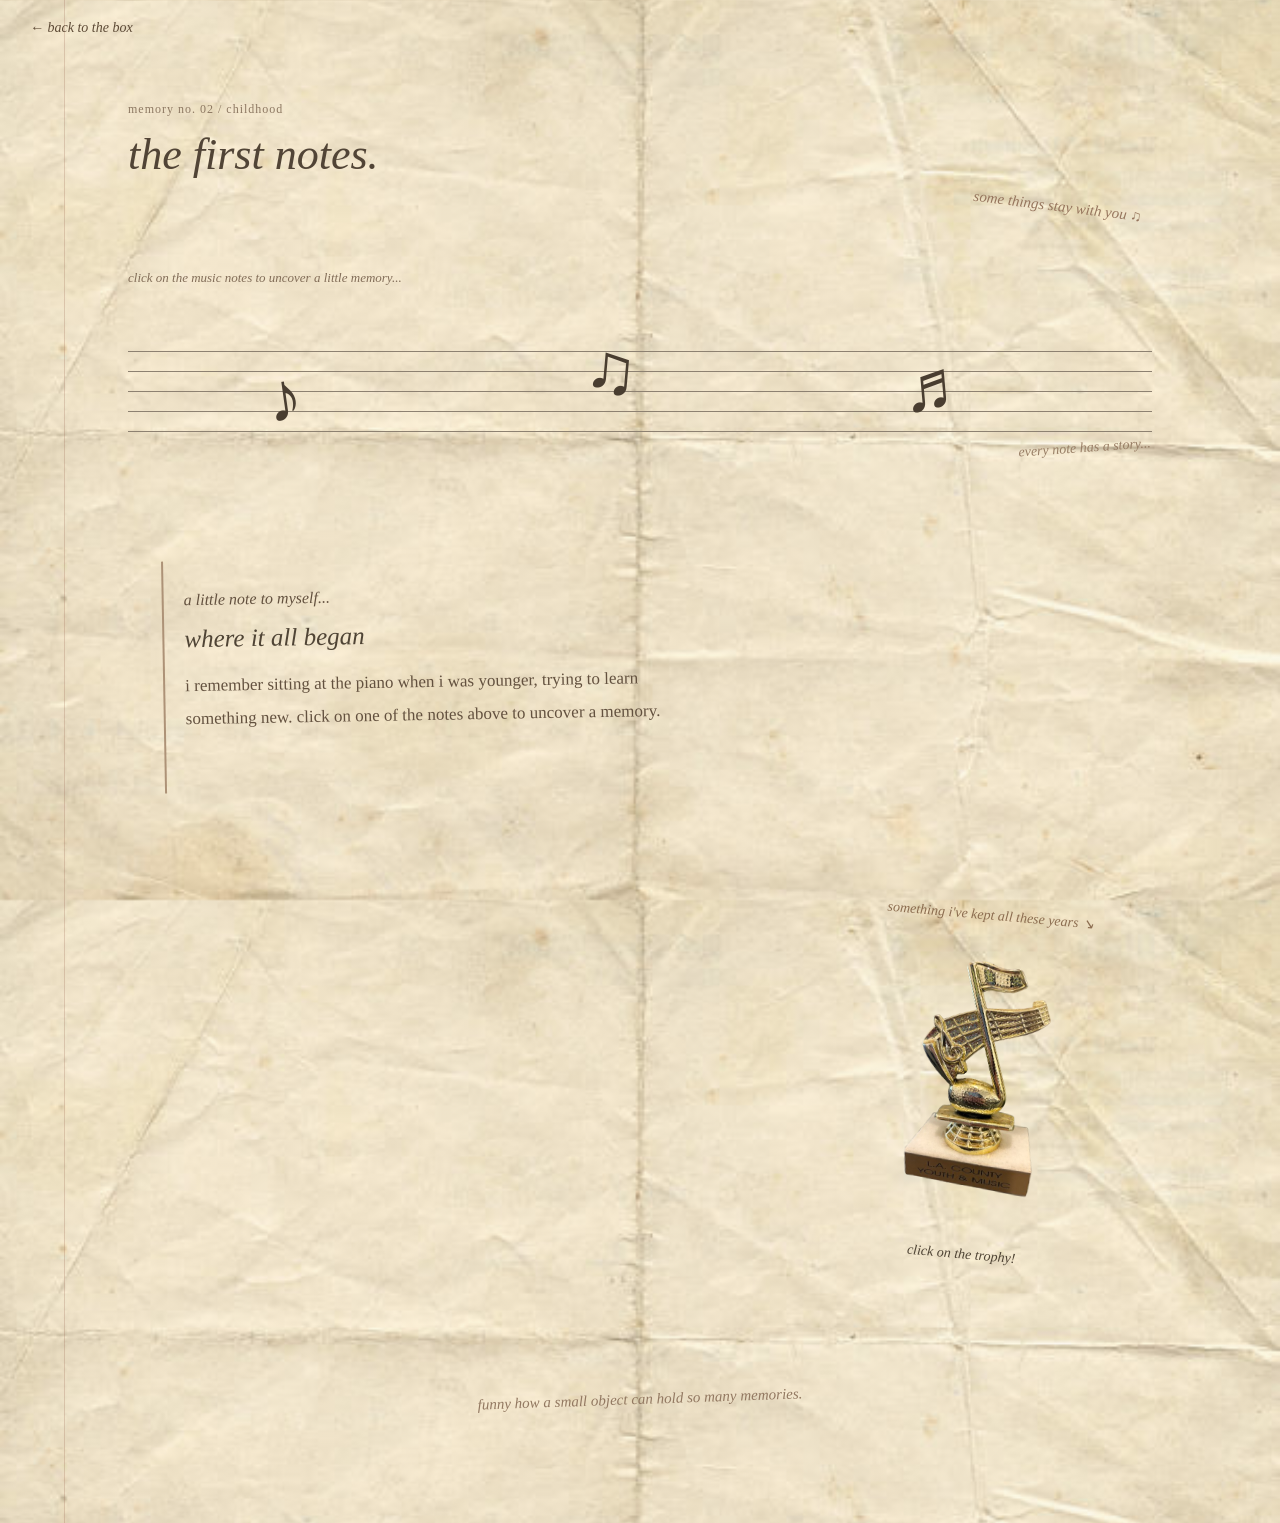
<file: project-2/piano.html>
<!DOCTYPE html>
<html lang="en">

<head>
  <meta charset="UTF-8">
  <meta name="viewport" content="width=device-width, initial-scale=1.0">
  <title>the first notes. | some things i've kept</title>
  <link rel="stylesheet" href="style.css">
</head>

<body class="piano-page">

  <a href="box.html" class="piano-back">
    ← back to the box
  </a>

  <main class="piano-notebook">

    <header class="piano-heading">
      <p>memory no. 02 / childhood</p>
      <h1>the first notes.</h1>
      <span>some things stay with you ♫</span>
    </header>

    <section class="piano-staff">

      <p class="staff-instruction">
        click on the music notes to uncover a little memory...
      </p>

      <div class="staff-lines">

        <button class="piano-note note-one"
                onclick="revealMemory(0)"
                aria-label="Reveal first piano memory">
          ♪
        </button>

        <button class="piano-note note-two"
                onclick="revealMemory(1)"
                aria-label="Reveal second piano memory">
          ♫
        </button>

        <button class="piano-note note-three"
                onclick="revealMemory(2)"
                aria-label="Reveal third piano memory">
          ♬
        </button>

      </div>

      <p class="staff-scribble">
        every note has a story...
      </p>

    </section>

    <section class="piano-annotation" id="pianoAnnotation">

      <p class="annotation-label">a little note to myself...</p>

      <h2 id="memoryTitle">where it all began</h2>

      <p id="memoryText">
        i remember sitting at the piano when i was younger,
        trying to learn something new. click on one of
        the notes above to uncover a memory.
      </p>

    </section>

    <section class="piano-trophy">

      <p class="trophy-label">
        something i've kept all these years ↘
      </p>

      <img
        src="images/trophy.jpg"
        alt="My childhood piano trophy"
        onclick="toggleTrophy()"
      >

      <p>click on the trophy!</p>

      <div id="trophyMemory" style="display: none;">

        <p>
          this little trophy is something i've kept
          from my childhood piano lessons.
          it reminds me of the time i spent practicing,
          learning, and being proud of something
          i worked hard for.
        </p>

      </div>

    </section>

    <p class="piano-bottom-note">
      funny how a small object can hold so many memories.
    </p>

  </main>

  <script>

    // Memories revealed by clicking the notes

    const memories = [
      {
        title: "where it all began",
        text: "growing up, i took piano lessons. i remember sitting at the piano, learning new notes and trying to play songs that once seemed impossible."
      },
      {
        title: "practice makes progress",
        text: "i remember practicing over and over, sometimes getting frustrated when i couldn't get something right. but little by little, i started to hear myself improve."
      },
      {
        title: "a little piece of childhood",
        text: "looking back, piano was one of those experiences that became a part of my childhood. even though time has passed, i still have little reminders of those moments."
      }
    ];

    function revealMemory(number) {

      const title = document.getElementById("memoryTitle");
      const text = document.getElementById("memoryText");
      const annotation = document.getElementById("pianoAnnotation");

      title.textContent = memories[number].title;
      text.textContent = memories[number].text;

      annotation.classList.remove("memory-show");

      void annotation.offsetWidth;

      annotation.classList.add("memory-show");

      document.querySelectorAll(".piano-note").forEach(function(note) {
        note.classList.remove("note-discovered");
      });

      document.querySelectorAll(".piano-note")[number]
        .classList.add("note-discovered");
    }

    // Trophy memory

    function toggleTrophy() {
      const memory = document.getElementById("trophyMemory");

      if (memory.style.display === "none") {
        memory.style.display = "block";
      } else {
        memory.style.display = "none";
      }
    }

    // Floating musical notes following the cursor

    document.addEventListener("mousemove", function(event) {

      if (Math.random() > 0.15) return;

      const note = document.createElement("span");

      const symbols = ["♪", "♫", "♩", "♬"];

      note.textContent =
        symbols[Math.floor(Math.random() * symbols.length)];

      note.className = "cursor-note";

      note.style.left = event.clientX + "px";
      note.style.top = event.clientY + "px";

      document.body.appendChild(note);

      setTimeout(function() {
        note.remove();
      }, 1100);

    });

  </script>

</body>
</html>
</file>
<file: homepage/style.css>
/* CUSTOM FONTS */

@font-face {
  font-family: 'Minecraft';
  src: url('./fonts/Minecraft.ttf') format('truetype');
}

@font-face {
  font-family: 'Gothic Pixels';
  src: url('./fonts/GothicPixels.ttf') format('truetype');
}

@font-face {
  font-family: 'Karma Suture';
  src: url('./fonts/Karma%20Suture.otf') format('opentype');
}

/* COLORS */

:root {
  --deep: #051F20;
  --forest: #0B2B26;
  --dark-teal: #163832;
  --jade: #235347;
  --sage: #8EB69B;
  --mint: #DAF1DE;
}

/* GENERAL */

* {
  box-sizing: border-box;
}

html {
  scroll-behavior: smooth;
}

body {
  margin: 0;
  background: var(--mint);
  color: var(--deep);
  font-family: 'Minecraft', monospace;
  font-size: 16px;
  line-height: 1.9;
}

a {
  color: inherit;
  text-decoration: none;
}

section {
  scroll-margin-top: 30px;
}

/* SIDE NAVIGATION */

.navigation {
  position: fixed;
  top: 0;
  left: 0;
  width: 220px;
  height: 100vh;
  padding: 40px 25px;
  background: var(--forest);
  border-right: 1px solid var(--jade);
  display: flex;
  flex-direction: column;
  align-items: flex-start;
  gap: 55px;
  z-index: 100;
}

.nav-logo {
  font-family: 'Karma Suture', serif;
  font-size: 34px;
  color: var(--mint);
}

.nav-links {
  display: flex;
  flex-direction: column;
  gap: 22px;
  width: 100%;
}

.nav-links a {
  color: var(--mint);
  font-size: 14px;
  transition: color 0.2s;
}

.nav-links a:hover {
  color: var(--sage);
}

/* HERO */

.hero {
  margin-left: 220px;
  min-height: 490px;
  padding: 90px 9% 55px;
  background: var(--deep);
  color: var(--mint);
  display: flex;
  flex-direction: column;
  justify-content: center;
}

.hero-label {
  font-size: 12px;
  letter-spacing: 2px;
  color: var(--sage);
}

.hero h1 {
  font-family: 'Karma Suture', serif;
  font-size: clamp(65px, 9vw, 115px);
  line-height: 1.15;
  font-weight: normal;
  margin: 30px 0;
}

.hero-bottom {
  display: flex;
  justify-content: space-between;
  align-items: end;
  gap: 30px;
  max-width: 800px;
}

.hero-bottom p {
  max-width: 400px;
  font-size: 15px;
  line-height: 2;
  color: var(--sage);
}

.hero-bottom a {
  font-size: 12px;
  color: var(--mint);
  border-bottom: 1px solid var(--sage);
  padding-bottom: 5px;
}

/* MAIN CONTENT */

main {
  max-width: 1150px;
  margin: 0 auto 0 220px;
  padding: 0 55px;
}

.page-section,
.about-section {
  padding: 85px 0;
  border-bottom: 1px solid rgba(5, 31, 32, 0.2);
}

.section-label {
  font-size: 12px;
  letter-spacing: 2px;
  color: var(--jade);
}

.section-heading {
  margin-bottom: 45px;
}

.section-heading h2,
.about-content h2 {
  font-family: 'Gothic Pixels', monospace;
  font-size: clamp(36px, 5vw, 52px);
  font-weight: normal;
  line-height: 1.4;
  margin: 12px 0;
  color: var(--deep);
}

.section-heading p {
  color: var(--dark-teal);
  font-size: 15px;
}

/* ABOUT */

.about-content {
  display: grid;
  grid-template-columns: 1fr 1fr;
  gap: 60px;
  align-items: start;
  margin-top: 35px;
}

.about-content h2 {
  margin-top: 0;
}

.about-content p {
  font-size: 15px;
  line-height: 2.1;
  color: var(--dark-teal);
}

/* PROJECTS */

.project {
  display: grid;
  grid-template-columns: 1.1fr 0.9fr;
  gap: 45px;
  align-items: center;
  padding: 35px 0 55px;
  margin-bottom: 35px;
  border-bottom: 1px solid rgba(5, 31, 32, 0.2);
}

.project-reverse {
  grid-template-columns: 0.9fr 1.1fr;
}

.project-reverse .project-image {
  order: 2;
}

.project-reverse .project-info {
  order: 1;
}

.project-image img {
  display: block;
  width: 100%;
  height: auto;
  max-height: 420px;
  object-fit: contain;
}

.project-info > span {
  font-size: 12px;
  letter-spacing: 1px;
  color: var(--jade);
}

.project-info h3 {
  font-family: 'Gothic Pixels', monospace;
  font-size: 27px;
  line-height: 1.5;
  font-weight: normal;
  margin: 15px 0;
}

.project-info p {
  font-size: 14px;
  line-height: 2;
  color: var(--dark-teal);
}

.project-info a,
.vibe-item a,
.presentation a,
.exercise-heading a {
  display: inline-block;
  margin-top: 12px;
  color: var(--jade);
  font-size: 13px;
  border-bottom: 1px solid var(--sage);
  padding-bottom: 4px;
}

.project-info a:hover,
.vibe-item a:hover,
.presentation a:hover,
.exercise-heading a:hover {
  color: var(--deep);
}

/* VIBE CODING */

.vibe-gallery {
  display: grid;
  grid-template-columns: repeat(3, minmax(0, 1fr));
  column-gap: 25px;
  row-gap: 45px;
}

.vibe-item {
  min-width: 0;
}

.vibe-item img,
.vibe-placeholder {
  width: 100%;
  aspect-ratio: 4 / 3;
  display: block;
  object-fit: cover;
  margin-bottom: 15px;
}

.vibe-placeholder {
  display: flex;
  align-items: center;
  justify-content: center;
  padding: 15px;
  background: var(--sage);
  color: var(--deep);
  font-size: 12px;
  text-align: center;
}

.vibe-item > span {
  font-size: 11px;
  letter-spacing: 1px;
  color: var(--jade);
}

.vibe-item h3 {
  font-family: 'Gothic Pixels', monospace;
  font-size: 19px;
  line-height: 1.5;
  font-weight: normal;
  margin: 8px 0;
}

.vibe-item a {
  font-size: 12px;
}

/* PRESENTATION */

.presentation {
  display: flex;
  justify-content: space-between;
  align-items: center;
  gap: 20px;
  padding: 25px 0;
  border-top: 1px solid var(--sage);
  border-bottom: 1px solid var(--sage);
}

.presentation h3 {
  font-family: 'Gothic Pixels', monospace;
  font-size: 26px;
  font-weight: normal;
}

/* P5 EXERCISES */

.exercise {
  padding: 25px 0 40px;
  border-bottom: 1px solid rgba(5, 31, 32, 0.2);
}

.exercise-heading {
  display: flex;
  justify-content: space-between;
  align-items: center;
  flex-wrap: wrap;
  gap: 15px;
  margin-bottom: 15px;
}

.exercise-heading h3 {
  font-family: 'Gothic Pixels', monospace;
  font-size: 23px;
  line-height: 1.5;
  font-weight: normal;
}

.exercise-heading a {
  margin-top: 0;
}

.exercise iframe {
  display: block;
  width: 100%;
  height: 400px;
  border: none;
  background: var(--dark-teal);
}

/* FOOTER */

footer {
  margin-left: 220px;
  text-align: center;
  padding: 55px 20px;
  background: var(--deep);
  color: var(--mint);
}

footer h2 {
  font-family: 'Karma Suture', serif;
  font-size: 38px;
  font-weight: normal;
  margin: 0 0 12px;
}

footer p {
  font-size: 12px;
  letter-spacing: 2px;
}

footer span {
  display: block;
  margin-top: 20px;
  font-size: 11px;
  letter-spacing: 2px;
  color: var(--sage);
}

/* TABLET */

@media (max-width: 850px) {
  .navigation {
    position: relative;
    width: 100%;
    height: auto;
    padding: 20px 6%;
    gap: 15px;
    border-right: none;
    border-bottom: 1px solid var(--jade);
  }

  .nav-links {
    flex-direction: row;
    flex-wrap: wrap;
    gap: 12px 20px;
  }

  .hero,
  main,
  footer {
    margin-left: 0;
  }

  .about-content {
    gap: 30px;
  }

  .project,
  .project-reverse {
    grid-template-columns: 1fr 1fr;
    gap: 25px;
  }

  .vibe-gallery {
    grid-template-columns: repeat(2, minmax(0, 1fr));
  }
}

/* MOBILE */

@media (max-width: 600px) {
  .navigation {
    padding: 18px 6%;
  }

  .nav-links {
    gap: 12px 18px;
  }

  .nav-links a {
    font-size: 12px;
  }

  .hero {
    min-height: 400px;
    padding: 65px 7%;
  }

  .hero h1 {
    font-size: 65px;
  }

  .hero-bottom {
    flex-direction: column;
    align-items: flex-start;
    gap: 10px;
  }

  main {
    padding: 0 22px;
  }

  .page-section,
  .about-section {
    padding: 60px 0;
  }

  .about-content {
    grid-template-columns: 1fr;
    gap: 10px;
  }

  .project,
  .project-reverse {
    grid-template-columns: 1fr;
    gap: 20px;
  }

  .project-reverse .project-image,
  .project-reverse .project-info {
    order: initial;
  }

  .vibe-gallery {
    grid-template-columns: 1fr 1fr;
    gap: 25px 15px;
  }

  .vibe-item h3 {
    font-size: 16px;
  }

  .presentation {
    align-items: flex-start;
    flex-direction: column;
  }

  .exercise iframe {
    height: 320px;
  }
}


/* LARGER, FULL-WIDTH LAYOUT */

.navigation {
  width: 200px;
  padding: 45px 28px;
  gap: 65px;
}

.nav-logo {
  font-size: 38px;
}

.nav-links {
  gap: 28px;
}

.nav-links a {
  font-size: 17px;
}

.hero,
main,
footer {
  margin-left: 200px;
}

/* HERO */

.hero {
  min-height: 520px;
  padding: 90px 8%;
}

.hero-label {
  font-size: 15px;
}

.hero h1 {
  font-size: clamp(75px, 8vw, 125px);
  margin: 35px 0;
}

.hero-bottom p {
  font-size: 19px;
  max-width: 500px;
}

.hero-bottom a {
  font-size: 15px;
}

/* MAIN CONTENT */

main {
  max-width: none;
  width: calc(100% - 200px);
  padding: 0 5%;
}

.page-section,
.about-section {
  padding: 100px 0;
}

.section-label {
  font-size: 15px;
}

.section-heading {
  margin-bottom: 55px;
}

.section-heading h2,
.about-content h2 {
  font-size: clamp(42px, 4vw, 62px);
}

.section-heading p {
  font-size: 19px;
}

/* ABOUT */

.about-content {
  grid-template-columns: 1fr 1fr;
  gap: 80px;
}

.about-content p {
  font-size: 19px;
  line-height: 2;
}

/* PROJECTS */

.project {
  grid-template-columns: 1.2fr 1fr;
  gap: 65px;
  padding: 50px 0 75px;
}

.project-reverse {
  grid-template-columns: 1fr 1.2fr;
}

.project-image img {
  max-height: 550px;
  width: 100%;
}

.project-info > span {
  font-size: 14px;
}

.project-info h3 {
  font-size: 34px;
}

.project-info p {
  font-size: 18px;
  line-height: 2;
}

.project-info a {
  font-size: 16px;
}

/* VIBE CODING */

.vibe-gallery {
  grid-template-columns: repeat(3, minmax(0, 1fr));
  column-gap: 35px;
  row-gap: 55px;
}

.vibe-item > span {
  font-size: 14px;
}

.vibe-item h3 {
  font-size: 25px;
}

.vibe-item a {
  font-size: 15px;
}

/* PRESENTATION */

.presentation h3 {
  font-size: 32px;
}

/* P5 EXERCISES */

.exercise-heading h3 {
  font-size: 30px;
}

.exercise iframe {
  height: 500px;
}

/* FOOTER */

footer {
  padding: 70px 25px;
}

footer h2 {
  font-size: 45px;
}

footer p {
  font-size: 15px;
}

/* TABLET */

@media (max-width: 850px) {
  .navigation {
    width: 100%;
  }

  .hero,
  main,
  footer {
    margin-left: 0;
  }

  main {
    width: 100%;
    padding: 0 5%;
  }

  .project,
  .project-reverse {
    grid-template-columns: 1fr 1fr;
    gap: 30px;
  }
}

/* MOBILE */

@media (max-width: 600px) {
  .hero {
    padding: 65px 7%;
  }

  .hero h1 {
    font-size: 65px;
  }

  .about-content,
  .project,
  .project-reverse {
    grid-template-columns: 1fr;
  }

  .project-reverse .project-image,
  .project-reverse .project-info {
    order: initial;
  }

  .vibe-gallery {
    grid-template-columns: 1fr 1fr;
  }

  .exercise iframe {
    height: 350px;
  }
}


/* FIX THE OVERALL CONTENT WIDTH */

main {
  width: calc(100% - 200px);
  max-width: none;
  padding: 0 4%;
}

/* PROJECT SECTION */

.page-section {
  padding: 65px 0;
}

.section-heading {
  margin-bottom: 30px;
}

.section-heading h2 {
  font-size: 64px;
}

.section-heading p {
  font-size: 21px;
}

/* MAKE PROJECTS MUCH LARGER */

.project,
.project-reverse {
  display: grid;
  grid-template-columns: 1fr 1fr;
  gap: 55px;
  align-items: center;
  padding: 35px 0 65px;
  margin-bottom: 35px;
}

.project-image {
  width: 100%;
  min-width: 0;
}

.project-image img {
  display: block;
  width: 100% !important;
  max-width: 100%;
  max-height: 650px;
  height: auto;
  object-fit: contain;
}

.project-info {
  width: 100%;
  max-width: 750px;
}

.project-info > span {
  font-size: 16px;
}

.project-info h3 {
  font-size: 38px;
  margin: 20px 0;
}

.project-info p {
  font-size: 20px;
  line-height: 2;
}

.project-info a {
  font-size: 17px;
  margin-top: 20px;
}

/* SECTION HEADINGS */

.section-label {
  font-size: 15px;
}

.about-content p {
  font-size: 20px;
}

/* VIBE CODING */

.vibe-gallery {
  gap: 50px 35px;
}

.vibe-item h3 {
  font-size: 26px;
}

.vibe-item a {
  font-size: 16px;
}

/* TABLET */

@media (max-width: 850px) {
  main {
    width: 100%;
    padding: 0 5%;
  }

  .project,
  .project-reverse {
    gap: 30px;
  }
}

/* MOBILE */

@media (max-width: 600px) {
  .section-heading h2 {
    font-size: 42px;
  }

  .project,
  .project-reverse {
    grid-template-columns: 1fr;
    gap: 25px;
  }

  .project-info h3 {
    font-size: 30px;
  }

  .project-info p {
    font-size: 16px;
  }
}

/* CUSTOM CURSOR */

html, body, * {
  cursor: url("./images/cursor.jpeg") 0 0, auto !important;
}
</file>
<file: html-portrait/style.css>
body {
  background-image: url("assets/sky.gif");
  background-size: cover;
  height: 100vh;
}

img {
  height: 150px;
  border-radius: 20px;
  padding: 10px;
  transition: 1s;
  filter: grayscale(100%);
  /*      border: 3px solid blue; */
}

img:hover {
  height: 400px;
  filter: grayscale(0%);
  /*   border: 1px solid red; */
}

p:hover {
  /*   transform: rotate(5deg); */
  letter-spacing: 1em;
}

.specialCenter {
  display: flex;
  flex-direction: column;
  align-items: center;
}

h1,
a {
  animation: coolAnimation 3s infinite;
}

#p1 {
  animation: coolAnimation 5s infinite;
}

@keyframes coolAnimation {
  0% {
    color: red;
  }
  50% {
    color: green;
  }
  100% {
    color: blue;
  }
}
</file>
<file: project-2/style.css>
/* ==================================
   MOVIE MEMORY PAGE
================================== */

body.movies-page {
    background-color: #b99570;
    background-image: url("images/corkboard.jpg");
    background-size: cover;
    background-position: center;
    background-attachment: fixed;

    font-family: Georgia, serif;
    color: #503b2c;
    margin: 0;
    min-height: 100vh;
}

/* MAIN MOVIE LAYOUT */

.movies-layout {
    display: flex;
    justify-content: center;
    align-items: center;
    gap: 80px;
    min-height: 80vh;
    padding: 40px;
    box-sizing: border-box;
}

/* LEFT SIDE - TICKET AREA */

.ticket-area {
    width: 320px;
    text-align: center;
}

/* MOVIE TICKET */

.movie-ticket {
    background-color: #f2d7ac;
    width: 300px;
    height: 220px;
    margin: auto;

    position: relative;
    cursor: pointer;

    transform: rotate(-5deg);
    transition: transform 0.5s;

    box-shadow: 4px 6px 15px rgba(0, 0, 0, 0.25);
}

.movie-ticket:hover {
    transform: rotate(-2deg) scale(1.05);
}

/* FRONT AND BACK OF TICKET */

.ticket-front,
.ticket-back {
    position: absolute;
    width: 100%;
    height: 100%;
    box-sizing: border-box;
    padding: 25px;

    display: flex;
    flex-direction: column;
    justify-content: center;
    align-items: center;
}

.ticket-front h2 {
    font-size: 28px;
    font-weight: normal;
}

.ticket-front p {
    font-size: 14px;
}

.ticket-back {
    display: none;
    background-color: #f9e9d2;
}

.ticket-back p {
    font-size: 15px;
    line-height: 1.5;
}

.ticket-back a {
    color: #8b5839;
    font-size: 13px;
    text-decoration: underline;
}

/* CLICK TO FLIP */

.movie-ticket.flipped {
    transform: rotate(3deg);
}

.movie-ticket.flipped .ticket-front {
    display: none;
}

.movie-ticket.flipped .ticket-back {
    display: flex;
}

/* HIDDEN MEMORY ON HOVER */

.ticket-hidden {
    opacity: 0;
    background-color: #fff2dc;
    padding: 12px;
    margin-top: 25px;

    font-size: 14px;
    font-style: italic;

    transition: opacity 0.3s;
}

.ticket-area:hover .ticket-hidden {
    opacity: 1;
}

/* hidden note slides out */

.ticket-hidden {
    transform: translateY(-15px) rotate(-3deg);
    transition:
        opacity 0.4s,
        transform 0.4s;
}

.ticket-area:hover .ticket-hidden {
    opacity: 1;
    transform: translateY(0) rotate(-3deg);
}

/* RIGHT SIDE - STORY NOTE */

.movie-story {
    background-color: #f7ead5;
    padding: 35px;
    width: 400px;
    box-sizing: border-box;

    box-shadow: 4px 6px 15px rgba(0, 0, 0, 0.2);
    transform: rotate(2deg);
}

.movie-story h1 {
    font-size: 38px;
    font-weight: normal;
    margin-top: 10px;
}

.movie-story p {
    font-size: 16px;
    line-height: 1.7;
}

.memory-number {
    font-size: 13px !important;
    letter-spacing: 2px;
}

/* BACK TO MEMORY BOX */

.memory-navigation {
    text-align: center;
    padding: 20px 0 50px;
}

.memory-navigation a {
    display: inline-block;
    background-color: #f7ead5;
    padding: 12px 20px;

    color: #503b2c;
    text-decoration: none;
    transition: transform 0.3s;
}

.memory-navigation a:hover {
    transform: rotate(-3deg);
    text-decoration: underline;
}

/* SMALLER SCREENS FOR MOVIE PAGE */

@media (max-width: 750px) {
    .movies-layout {
        flex-direction: column;
        gap: 40px;
        padding: 50px 20px;
    }

    .ticket-area {
        width: 100%;
    }

    .movie-ticket {
        width: 90%;
        max-width: 300px;
    }

    .movie-story {
        width: 100%;
        max-width: 400px;
        transform: rotate(0deg);
    }
}

/* cool typewriter effect */

.movie-story h1 {
    overflow: hidden;
    white-space: nowrap;
    width: 0;
    border-right: 2px solid #503b2c;

    animation: typing 2s steps(10) forwards;
}

@keyframes typing {
    from {
        width: 0;
    }

    to {
        width: 10ch;
    }
}

/* STORY FADE IN */

.movie-story > p:not(.memory-number) {
    animation: storyAppear 1.5s ease-in;
}

@keyframes storyAppear {
    from {
        opacity: 0;
        transform: translateY(10px);
    }

    to {
        opacity: 1;
        transform: translateY(0);
    }
}

/* =====================================
   PIANO PAGE - OLD CRUMPLED MUSIC SHEET
===================================== */

/* FULL SCREEN BACKGROUND */

body.piano-page {
    background-color: #f3e8cf;
    color: #4f4435;
    font-family: Georgia, serif;
    margin: 0;
    padding: 0;
    min-height: 100vh;
    box-sizing: border-box;
}

/* BACK TO THE BOX */

.piano-back {
    position: absolute;
    top: 20px;
    left: 30px;
    z-index: 10;

    color: #5e4b37;
    font-size: 14px;
    font-style: italic;
    text-decoration: none;
}

.piano-back:hover {
    text-decoration: underline;
}

/* FULL SCREEN CRUMPLED PAPER */

.piano-notebook {
    position: relative;
    width: 100%;
    max-width: none;
    min-height: 100vh;

    margin: 0;
    padding: 90px 10% 100px;
    box-sizing: border-box;

    background-color: #f3e8cf;

    background-image: linear-gradient(rgba(243, 232, 207, 0.35), rgba(243, 232, 207, 0.35)),
        url("images/crumpled-paper.jpg");

    /* Prevents the texture from stretching
     when the memory text changes */

    background-size:
        auto,
        100% 100vh;
    background-position: center top;
    background-repeat: no-repeat, repeat-y;

    box-shadow: none;
    transform: none;
}

/* FAINT FOLD MARK */

.piano-notebook::before {
    content: "";
    position: absolute;
    top: 0;
    bottom: 0;
    left: 5%;
    border-left: 1px solid rgba(150, 100, 80, 0.25);
    pointer-events: none;
}

/* HEADING */

.piano-heading {
    position: relative;
    margin-bottom: 90px;
}

.piano-heading p {
    font-size: 12px;
    letter-spacing: 1px;
    color: #8d7862;
}

.piano-heading h1 {
    font-size: 44px;
    font-weight: normal;
    font-style: italic;
    margin: 12px 0;
    color: #514436;
}

.piano-heading span {
    position: absolute;
    right: 10px;
    bottom: -35px;
    color: #96755d;
    font-size: 15px;
    font-style: italic;
    transform: rotate(7deg);
}

/* MUSIC SHEET */

.piano-staff {
    position: relative;
    margin: 50px 0 70px;
}

.staff-instruction {
    font-size: 13px;
    font-style: italic;
    color: #826d58;
    margin-bottom: 40px;
}

/* FIVE MUSIC STAFF LINES */

.staff-lines {
    position: relative;
    height: 130px;
    width: 100%;

    background-image: linear-gradient(#8d8171, #8d8171), linear-gradient(#8d8171, #8d8171),
        linear-gradient(#8d8171, #8d8171), linear-gradient(#8d8171, #8d8171), linear-gradient(#8d8171, #8d8171);

    background-size: 100% 1px;
    background-repeat: no-repeat;

    background-position:
        0 25px,
        0 45px,
        0 65px,
        0 85px,
        0 105px;
}

/* CLICKABLE MUSIC NOTES */

.piano-note {
    position: absolute;
    background: none;
    border: none;
    color: #493d30;
    font-family: Georgia, serif;
    font-size: 70px;
    cursor: pointer;
    line-height: 1;
    transition:
        transform 0.3s,
        color 0.3s;
}

/* UNEVEN NOTES */

.note-one {
    left: 13%;
    top: 36px;
    transform: rotate(-8deg);
}

.note-two {
    left: 44%;
    top: 8px;
    transform: rotate(5deg);
}

.note-three {
    left: 75%;
    top: 25px;
    transform: rotate(-5deg);
}

.piano-note:hover {
    color: #a47b52;
    transform: translateY(-10px) rotate(8deg);
}

.note-discovered {
    color: #9a7755;
}

/* HANDWRITTEN SCRIBBLE */

.staff-scribble {
    text-align: right;
    font-size: 14px;
    font-style: italic;
    color: #987e65;
    transform: rotate(-4deg);
    margin-top: 15px;
}

/* MEMORY ANNOTATION */

.piano-annotation {
    position: relative;
    max-width: 530px;
    min-height: 230px;
    margin: 65px 0 90px 35px;
    padding: 8px 20px;
    box-sizing: border-box;

    border-left: 2px solid #ad9277;
    transform: rotate(-1deg);
}

.annotation-label {
    font-size: 12px;
    color: #9b7960;
    font-style: italic;
    margin-bottom: 5px;
}

.piano-annotation h2 {
    font-size: 25px;
    font-weight: normal;
    font-style: italic;
    margin: 10px 0;
}

.piano-annotation p {
    font-size: 16px;
    line-height: 1.9;
    color: #63513f;
}

/* MEMORY REVEAL */

.memory-show {
    animation: handwrittenAppear 0.7s ease-out;
}

@keyframes handwrittenAppear {
    from {
        opacity: 0;
        transform: translateX(-12px) rotate(-1deg);
    }

    to {
        opacity: 1;
        transform: translateX(0) rotate(-1deg);
    }
}

/* HIDDEN TROPHY */

.piano-trophy {
    display: none;
    position: relative;
    width: 260px;
    margin: 40px 0 50px auto;
    padding: 10px;
    text-align: center;
    transform: rotate(4deg);
}

.piano-trophy.revealed {
    display: block;
    animation: trophyAppear 1s ease-out;
}

@keyframes trophyAppear {
    from {
        opacity: 0;
        transform: translateY(25px) rotate(9deg);
    }

    to {
        opacity: 1;
        transform: translateY(0) rotate(4deg);
    }
}

.trophy-label {
    font-size: 13px;
    color: #8c6d50;
    font-style: italic;
}

.piano-trophy img {
    width: 175px;
    max-width: 100%;
    filter: sepia(12%);
    transition: transform 0.3s;
}

.piano-trophy img:hover {
    transform: rotate(-5deg) scale(1.08);
}

.piano-trophy p {
    font-size: 14px;
    line-height: 1.7;
    font-style: italic;
}

.piano-trophy a {
    display: block;
    color: #8d654a;
    font-size: 13px;
    line-height: 1.6;
    margin-top: 20px;
}

/* BOTTOM REFLECTION */

.piano-bottom-note {
    margin-top: 100px;
    font-size: 15px;
    font-style: italic;
    color: #927861;
    text-align: center;
    transform: rotate(-2deg);
}

/* FLOATING CURSOR NOTES */

.cursor-note {
    position: fixed;
    pointer-events: none;
    z-index: 100;
    font-size: 19px;
    color: #8e7357;
    opacity: 0;
    animation: floatNote 1.1s ease-out forwards;
}

@keyframes floatNote {
    0% {
        opacity: 0.75;
        transform: translateY(0) rotate(-10deg);
    }

    100% {
        opacity: 0;
        transform: translateY(-45px) rotate(15deg);
    }
}

/* SMALLER SCREENS */

@media (max-width: 600px) {
    .piano-notebook {
        padding: 90px 25px 60px;
    }

    .piano-notebook::before {
        left: 12px;
    }

    .piano-back {
        left: 20px;
    }

    .piano-heading h1 {
        font-size: 34px;
    }

    .piano-heading span {
        right: 0;
        font-size: 12px;
    }

    .piano-note {
        font-size: 52px;
    }

    .piano-annotation {
        margin-left: 5px;
        padding-left: 12px;
    }

    .piano-trophy {
        width: 210px;
    }
}

/* PIANO TROPHY ALWAYS VISIBLE */

.piano-trophy {
    display: block;
    margin: 20px 5% 40px auto;
    width: 230px;
    transform: rotate(5deg);
}

.piano-trophy img {
    width: 160px;
    cursor: pointer;
}

.piano-trophy img:hover {
    transform: rotate(-8deg) scale(1.1);
}

#trophyMemory {
    margin-top: 15px;
    animation: handwrittenAppear 0.7s ease-out;
}

/* =====================================
   TRAVEL PAGE - FIRST FLIGHT TO HAWAII
===================================== */

body.travel-page {
    margin: 0;
    min-height: 100vh;
    background: #929da5;
    color: #f4f0e8;
    font-family: Georgia, serif;
}

/* BACK TO THE BOX */

.travel-back {
    position: absolute;
    top: 25px;
    left: 30px;
    z-index: 10;
    color: #f4f0e8;
    font-size: 14px;
    font-style: italic;
    text-decoration: none;
}

.travel-back:hover {
    text-decoration: underline;
}

/* MAIN AREA */

.travel-scene {
    min-height: 100vh;
    padding: 80px 20px 60px;
    box-sizing: border-box;
    text-align: center;
}

/* HEADING */

.travel-heading p {
    font-size: 13px;
    letter-spacing: 1px;
    color: #e0e5e8;
}

.travel-heading h1 {
    font-size: 42px;
    font-weight: normal;
    font-style: italic;
    margin: 10px 0 45px;
}

/* AIRPLANE WINDOW */

.airplane-window {
    width: 310px;
    height: 420px;
    margin: 0 auto;

    background: #c2c9cd;
    border: 15px solid #d9dddf;
    border-radius: 150px;

    padding: 12px;
    box-sizing: border-box;

    box-shadow:
        inset 0 0 15px rgba(0, 0, 0, 0.2),
        8px 10px 20px rgba(0, 0, 0, 0.15);

    cursor: pointer;
    transition: transform 0.4s;
}

.airplane-window:hover {
    transform: scale(1.02);
}

/* VIEW THROUGH THE WINDOW */

.window-view {
    position: relative;
    width: 100%;
    height: 100%;
    overflow: hidden;
    border-radius: 140px;
    background: #8fbcd5;
}

.hawaii-view {
    width: 10%;
    height: 10%;
    object-fit: cover;
}

/* CLOUDS */

.window-clouds {
    position: absolute;
    inset: 0;
    pointer-events: none;

    background: radial-gradient(
            ellipse at 25% 35%,
            rgba(255, 255, 255, 0.9) 0%,
            rgba(255, 255, 255, 0.5) 25%,
            transparent 55%
        ),
        radial-gradient(ellipse at 80% 65%, rgba(255, 255, 255, 0.9) 0%, rgba(255, 255, 255, 0.5) 30%, transparent 60%);

    transition:
        transform 1s ease,
        opacity 1s ease;
}

/* CLOUDS MOVE WHEN HOVERING */

.airplane-window:hover .window-clouds {
    transform: translateX(70px);
    opacity: 0.25;
}

/* INSTRUCTION */

.window-instruction {
    font-size: 13px;
    font-style: italic;
    color: #e5e8ea;
    margin-top: 25px;
}

/* HIDDEN MEMORY */

.travel-memory {
    display: none;
    max-width: 520px;
    margin: 50px auto;
    text-align: left;

    font-size: 16px;
    line-height: 1.9;
    color: #f8f4ec;
}

/* REVEAL MEMORY */

.travel-memory.travel-revealed {
    display: block;
    animation: travelFade 1s ease-out;
}

@keyframes travelFade {
    from {
        opacity: 0;
        transform: translateY(15px);
    }

    to {
        opacity: 1;
        transform: translateY(0);
    }
}

.travel-memory p {
    margin-bottom: 20px;
}

.travel-memory a {
    display: inline-block;
    margin-top: 20px;
    color: #ffffff;
    font-style: italic;
    text-decoration: underline;
}

/* FINAL LINE */

.travel-bottom {
    margin-top: 70px;
    font-size: 14px;
    font-style: italic;
    color: #e4e8eb;
}

/* MOBILE */

@media (max-width: 600px) {
    .travel-heading h1 {
        font-size: 34px;
    }

    .airplane-window {
        width: 250px;
        height: 350px;
        border-width: 12px;
    }

    .travel-memory {
        padding: 0 15px;
    }
}

/* FIX AIRPLANE WINDOW PHOTO */

.travel-page .window-view {
    position: relative;
    width: 100%;
    height: 100%;
    overflow: hidden;
    border-radius: 140px;
}

.travel-page .window-view img {
    display: block;
    width: 100%;
    height: 100%;
    object-fit: cover;
    position: absolute;
    top: 0;
    left: 0;
    z-index: 2;
}

/* CLOUDS ABOVE THE PHOTO */

.travel-page .window-clouds {
    position: absolute;
    inset: 0;
    z-index: 3;
    pointer-events: none;
    opacity: 0.65;
    background: radial-gradient(ellipse at 20% 30%, white, transparent 65%),
        radial-gradient(ellipse at 80% 70%, white, transparent 65%);
    transition:
        opacity 1s,
        transform 1s;
}

.travel-page .airplane-window:hover .window-clouds {
    opacity: 0;
    transform: translateX(80px);
}

/* ==========================
   DIGITAL CAMERA MEMORY
========================== */

body.camera-page {
    margin: 0;
    padding: 70px 20px;
    background: #ffffff;
    color: #404040;
    font-family: Georgia, serif;
    text-align: center;
}

.camera-back {
    position: absolute;
    top: 25px;
    left: 30px;
    color: #404040;
    text-decoration: none;
    font-style: italic;
}

.camera-page h1 {
    font-size: 38px;
    font-weight: normal;
    font-style: italic;
    margin-bottom: 10px;
}

.camera-intro {
    font-size: 14px;
    font-style: italic;
    margin-bottom: 50px;
}

/* CAMERA IMAGE */

.camera-container {
    position: relative;
    width: 620px;
    max-width: 100%;
    margin: auto;
}

.camera-container img {
    display: block;
    width: 100%;
}

/* CAMERA SCREEN TEXT */

.camera-display {
    position: absolute;
    top: 35%;
    left: 13%;
    width: 42%;
    height: 48%;
    box-sizing: border-box;
    padding: 10px;
    overflow: auto;
    background: #dce9e7;
    color: #354b4b;
    text-align: left;
}

#cameraNumber {
    font-family: monospace;
    font-size: 11px;
    margin: 0;
}

#cameraStory {
    font-size: clamp(10px, 1.8vw, 15px);
    line-height: 1.5;
}

/* ARROW BUTTONS */

.memory-controls {
    display: flex;
    justify-content: center;
    align-items: center;
    gap: 25px;
    margin-top: 30px;
}

.memory-controls button {
    background: #a9c9e0;
    border: 1px solid #779bb5;
    border-radius: 50%;
    width: 40px;
    height: 40px;
    cursor: pointer;
}

.memory-controls button:hover {
    background: #7ba9c9;
}

.memory-controls span {
    font-size: 13px;
    font-style: italic;
}

/* BOTTOM TEXT */

.camera-bottom {
    margin-top: 55px;
    font-size: 14px;
    font-style: italic;
}

.camera-next {
    display: inline-block;
    margin-top: 20px;
    color: #404040;
    font-style: italic;
}

/* SMALL SCREENS */

@media (max-width: 600px) {
    .camera-page h1 {
        font-size: 30px;
    }

    .camera-display {
        padding: 6px;
    }

    #cameraStory {
        font-size: 10px;
        line-height: 1.3;
    }
}

/* ==========================
   NINTENDO - PRESS START
========================== */

body.nintendo-page {
    margin: 0;
    min-height: 100vh;
    background: #050505;
    color: white;
    font-family: monospace;
    text-align: center;
}

.game-back {
    position: absolute;
    top: 25px;
    left: 30px;
    color: #aaa;
    text-decoration: none;
    font-size: 13px;
}

.game-menu {
    min-height: 100vh;
    display: flex;
    flex-direction: column;
    align-items: center;
    justify-content: center;
    transition: opacity 0.8s;
}

.game-menu h1 {
    font-family: monospace;
    font-size: 75px;
    line-height: 0.95;
    letter-spacing: 5px;
    margin: 0;
    text-shadow: 4px 4px #555;
}

.game-subtitle {
    color: #999;
    font-size: 13px;
    margin: 30px 0 60px;
}

/* START BUTTON */

.game-menu button {
    background: transparent;
    color: white;
    border: 3px solid white;
    padding: 12px 50px;
    font-family: monospace;
    font-size: 22px;
    cursor: pointer;
    animation: startBlink 1.5s infinite;
}

.game-menu button:hover {
    background: white;
    color: black;
    animation: none;
}

@keyframes startBlink {
    50% {
        opacity: 0.5;
    }
}

/* BOTTOM TEXT */

.game-bottom {
    position: absolute;
    bottom: 25px;
    font-size: 11px;
    color: #777;
}

/* MOBILE */

@media (max-width: 600px) {
    .game-menu h1 {
        font-size: 50px;
    }
}

/* CONSOLE SELECTION */

.console-select {
    display: none;
    padding: 110px 20px 40px;
    animation: consoleFade 1s ease;
}

.console-select h2 {
    font-size: 38px;
    letter-spacing: 4px;
}

.console-select > p {
    color: #999;
    font-size: 14px;
}

.console-options {
    display: flex;
    justify-content: center;
    gap: 70px;
    margin-top: 65px;
    flex-wrap: wrap;
}

.console-choice {
    width: 250px;
    cursor: pointer;
}

.console-choice img {
    width: 100%;
    height: 200px;
    object-fit: contain;
    transition: transform 0.3s;
}

.console-choice:hover img {
    transform: scale(1.1);
}

.console-choice h3 {
    font-size: 18px;
}

.console-choice p {
    color: #aaa;
    font-size: 12px;
}

@keyframes consoleFade {
    from {
        opacity: 0;
        transform: translateY(20px);
    }

    to {
        opacity: 1;
        transform: translateY(0);
    }
}

/* CONSOLE ZOOM EFFECT */

.console-zoom img {
    animation: zoomAway 0.7s forwards;
}

@keyframes zoomAway {
    from {
        transform: scale(1);
        opacity: 1;
    }

    to {
        transform: scale(1.8);
        opacity: 0;
    }
}

/* MEMORY SCREEN */

.game-memory {
    display: none;
    max-width: 650px;
    margin: 120px auto;
    padding: 20px;
    animation: consoleFade 0.8s ease;
}

.game-memory h2 {
    font-size: 35px;
    letter-spacing: 3px;
}

.memory-label {
    color: #9cff9c;
    font-size: 13px;
    margin: 30px 0;
}

#memoryText {
    font-size: 17px;
    line-height: 1.9;
    color: #dddddd;
    margin-bottom: 50px;
}

.game-memory button {
    background: black;
    border: 2px solid white;
    color: white;
    font-family: monospace;
    padding: 12px 25px;
    cursor: pointer;
}

.game-memory button:hover {
    background: white;
    color: black;
}

/* ==========================
   NATURE PAGE - LOG OFF
========================== */

body.nature-page {
    margin: 0;
    min-height: 100vh;
    background: #7894a3;
    font-family: monospace;
}

/* OLD COMPUTER SCREEN */

.logoff-screen {
    min-height: 100vh;
    display: flex;
    align-items: center;
    justify-content: center;
    flex-direction: column;
    transition: opacity 0.8s;
}

.computer-window {
    width: 85%;
    max-width: 470px;
    background: #e7e7e7;
    border: 3px solid #333;
    box-shadow: 8px 8px 0 #42535b;
}

.window-top {
    background: #344f78;
    color: white;
    padding: 10px 14px;
    display: flex;
    justify-content: space-between;
    font-size: 14px;
}

.window-content {
    text-align: center;
    padding: 35px 20px 45px;
    color: #333;
}

.computer-icon {
    font-size: 55px;
    margin: 0 0 20px;
}

.window-content h1 {
    font-size: 25px;
    line-height: 1.5;
    font-weight: normal;
}

.window-content p {
    font-size: 14px;
}

.window-content button {
    margin-top: 25px;
    padding: 12px 35px;
    background: #d8d8d8;
    border: 2px solid #555;
    box-shadow: 3px 3px 0 #777;
    font-family: monospace;
    font-size: 15px;
    cursor: pointer;
}

.window-content button:hover {
    background: #c0d5d0;
}

.computer-bottom {
    margin-top: 35px;
    color: #e8eef0;
    font-size: 12px;
}

/* FADE OUT */

.fade-out {
    opacity: 0;
}

/* NATURE JOURNAL */

.nature-journal {
    display: none;
    min-height: 100vh;
    padding: 60px 25px;
    background: #e9e2d2;
    color: #444;
    text-align: center;
    animation: journalAppear 1s ease;
}

.nature-journal h1 {
    font-size: 35px;
    font-weight: normal;
}

.nature-journal > p {
    font-size: 15px;
}

.journal-loading {
    margin: 80px 0;
    color: #70826d;
}

.nature-journal a {
    color: #53634d;
    text-decoration: none;
}

@keyframes journalAppear {
    from {
        opacity: 0;
    }

    to {
        opacity: 1;
    }
}

/* ==========================
   NATURE JOURNAL PHOTOS
========================== */

.nature-page .journal-photos {
    display: flex;
    justify-content: center;
    align-items: center;
    gap: 35px;
    flex-wrap: wrap;
    margin: 70px auto;
}

.nature-page .journal-photo {
    width: 230px;
    background: #fffdf7;
    padding: 12px 12px 22px;
    box-shadow: 4px 6px 12px #00000025;
    cursor: pointer;
    transition:
        transform 0.3s,
        box-shadow 0.3s;
}

/* Slightly crooked scrapbook photos */

.nature-page .journal-photo:nth-child(1) {
    transform: rotate(-6deg);
}

.nature-page .journal-photo:nth-child(2) {
    transform: rotate(4deg);
}

.nature-page .journal-photo:nth-child(3) {
    transform: rotate(-3deg);
}

/* Hover effect */

.nature-page .journal-photo:hover {
    transform: rotate(0deg) translateY(-15px) scale(1.05);
    box-shadow: 7px 12px 20px #00000030;
}

.nature-page .journal-photo img {
    width: 100%;
    height: 190px;
    object-fit: cover;
}

.nature-page .journal-photo p {
    margin: 15px 0 5px;
    font-size: 17px;
}

.nature-page .journal-photo span {
    font-size: 12px;
    color: #8a8a8a;
    font-style: italic;
}

/* HANDWRITTEN JOURNAL NOTE */

.nature-page .journal-note {
    font-family: cursive;
    font-size: 19px;
    line-height: 1.8;
    color: #66604f;
    margin: 25px auto 50px;
}

/* NATURE MEMORY POPUP */

.nature-page .nature-memory {
    display: none;
    position: fixed;
    top: 50%;
    left: 50%;
    transform: translate(-50%, -50%);
    width: 85%;
    max-width: 550px;
    max-height: 85vh;
    overflow-y: auto;
    box-sizing: border-box;
    padding: 35px 25px;
    background: #fffdf5;
    border: 1px solid #c8bdab;
    box-shadow: 0 15px 50px #00000050;
    text-align: left;
    z-index: 100;
}

.nature-page .enlarged-photo {
    display: block;
    width: 100%;
    max-height: 350px;
    object-fit: cover;
    border: 12px solid white;
    border-bottom: 35px solid white;
    box-sizing: border-box;
    box-shadow: 3px 5px 12px #00000030;
    margin-bottom: 35px;
    animation: pickUpPhoto 0.6s ease;
}

@keyframes pickUpPhoto {
    from {
        opacity: 0;
        transform: scale(0.6) rotate(-8deg);
    }

    to {
        opacity: 1;
        transform: scale(1) rotate(0deg);
    }
}

.nature-page .nature-memory h2 {
    color: #556b53;
    font-size: 23px;
    font-weight: normal;
}

.nature-page .nature-memory p {
    font-size: 16px;
    line-height: 1.9;
    color: #514e47;
}

.nature-page .close-memory {
    position: absolute;
    right: 12px;
    top: 10px;
    background: #fffdf5;
    border: none;
    font-size: 28px;
    cursor: pointer;
    z-index: 2;
}

.nature-page .nature-sound {
    margin-top: 20px;
    padding: 12px 18px;
    background: #dce5d5;
    border: 1px solid #9baa90;
    font-family: monospace;
    cursor: pointer;
}

/* dark backgroudn when opening a polaroid */

.nature-page .memory-overlay {
    display: none;
    position: fixed;
    top: 0;
    left: 0;
    width: 100%;
    height: 100%;
    background: rgba(20, 30, 20, 0.65);
    z-index: 99;
    animation: journalAppear 0.4s ease;
}

/* ==========================
   NEW HOMEPAGE
========================== */

body.home-page {
    margin: 0;
    min-height: 100vh;
    overflow: hidden;
    background: #cfe6f2;
    color: #40576b;
    font-family: Georgia, serif;
}

/* MAIN CONTENT */

.home-page .home-content {
    position: relative;
    z-index: 2;
    min-height: 100vh;
    display: flex;
    flex-direction: column;
    align-items: center;
    justify-content: center;
    text-align: center;
}

.home-page .home-small {
    font-size: 14px;
    font-style: italic;
    margin: 0 0 12px;
}

.home-page h1 {
    font-size: clamp(36px, 5vw, 65px);
    font-weight: normal;
    font-style: italic;
    margin: 0;
}

.home-page .home-intro {
    font-size: 17px;
    margin: 18px 0 20px;
}

/* MEMORY BOX */

.home-page .home-box {
    width: min(500px, 75vw);
    cursor: pointer;
    animation: homeFloat 4s ease-in-out infinite;
    transition: filter 0.3s;
}

.home-page .home-box img {
    display: block;
    width: 100%;
    height: auto;
}

.home-page .home-box:hover {
    filter: drop-shadow(0 15px 15px #688ba655);
}

@keyframes homeFloat {
    0%,
    100% {
        transform: translateY(0);
    }

    50% {
        transform: translateY(-12px);
    }
}

/* CLICK INSTRUCTION */

.home-page .home-click {
    font-size: 16px;
    font-style: italic;
    margin-top: 12px;
    animation: homeBlink 2s infinite;
}

@keyframes homeBlink {
    50% {
        opacity: 0.4;
    }
}

/* FLOATING CLOUDS */

.home-page .home-cloud {
    position: fixed;
    color: #ffffffa8;
    font-size: 150px;
    z-index: 1;
    pointer-events: none;
    animation: cloudDrift 15s ease-in-out infinite alternate;
}

.home-page .cloud-one {
    top: 5%;
    left: 5%;
}

.home-page .cloud-two {
    top: 20%;
    right: 5%;
    font-size: 110px;
    animation-delay: -5s;
}

.home-page .cloud-three {
    bottom: 5%;
    left: 15%;
    font-size: 120px;
    animation-delay: -8s;
}

.home-page .cloud-four {
    bottom: 10%;
    right: 10%;
    font-size: 170px;
    animation-delay: -3s;
}

@keyframes cloudDrift {
    from {
        transform: translateX(-20px);
    }

    to {
        transform: translateX(40px);
    }
}

/* HANDWRITTEN NOTES */

.home-page .home-note {
    position: absolute;
    font-family: cursive;
    font-size: 18px;
    color: #70899b;
    opacity: 0.8;
}

.home-page .note-one {
    top: 48%;
    left: 13%;
    transform: rotate(-12deg);
}

.home-page .note-two {
    top: 65%;
    right: 10%;
    transform: rotate(8deg);
}

/* REPLACE BOX ZOOM WITH DREAMY BLUR */

.home-page .home-opening .home-box {
    animation: none;
}

.home-page .home-opening {
    animation: memoryBlur 1.2s forwards;
}

@keyframes memoryBlur {
    from {
        filter: blur(0);
        opacity: 1;
    }

    to {
        filter: blur(12px);
        opacity: 0;
    }
}

/* WHITE FADE TRANSITION */

.home-page .home-fade {
    position: fixed;
    inset: 0;
    background: #ffffff;
    opacity: 0;
    pointer-events: none;
    z-index: 10;
    transition: opacity 0.8s ease;
}

.home-page .home-fade.fade-active {
    opacity: 1;
    transition-delay: 0.4s;
}

/* SMALLER SCREENS */

@media (max-width: 600px) {
    .home-page .home-note {
        display: none;
    }

    .home-page .home-box {
        width: 85vw;
    }

    .home-page .home-intro {
        font-size: 15px;
    }

    .home-page .home-cloud {
        font-size: 90px;
    }
}

/* MORE CLOUDS + FASTER MOVEMENT */

.home-page .home-cloud {
    animation: fasterClouds 6s ease-in-out infinite alternate;
    opacity: 0.85;
}

/* NEW CLOUD POSITIONS */

.home-page .cloud-five {
    top: 42%;
    left: 3%;
    font-size: 95px;
    animation-delay: -2s;
}

.home-page .cloud-six {
    top: 55%;
    right: 4%;
    font-size: 135px;
    animation-delay: -4s;
}

.home-page .cloud-seven {
    bottom: 2%;
    left: 40%;
    font-size: 100px;
    animation-delay: -1s;
}

.home-page .cloud-eight {
    top: 2%;
    right: 35%;
    font-size: 80px;
    animation-delay: -3s;
}

/* CLOUD MOVEMENT */

@keyframes fasterClouds {
    from {
        transform: translateX(-35px);
    }

    to {
        transform: translateX(65px);
    }
}

/* =====================================
   INSIDE THE BOX — MEMORY DESK
===================================== */

body.box-page {
    margin: 0;
    padding: 0;
    background: #d5b28d;
    font-family: Georgia, serif;
}

.box-page .memory-desk {
    position: relative;
    width: 100%;
    min-height: 900px;
    overflow: hidden;
    background: repeating-linear-gradient(0deg, transparent 0px, #ffffff08 3px, transparent 5px, transparent 45px),
        linear-gradient(115deg, #e2c49e, #cba781, #dcb994);
}

.box-page .desk-note {
    position: absolute;
    top: 5%;
    left: 5%;
    width: 310px;
    padding: 28px 30px;
    background: #fff8e9;
    box-shadow: 5px 8px 16px #00000025;
    transform: rotate(-5deg);
    z-index: 5;
    text-align: center;
}

.box-page .desk-note h1 {
    font-size: 35px;
    font-weight: normal;
    font-style: italic;
    color: #5d4937;
    margin: 0 0 16px;
}

.box-page .desk-note p {
    font-size: 15px;
    line-height: 1.7;
    color: #75604e;
    margin: 0 0 14px;
}

.box-page .desk-hint {
    font-family: cursive;
    font-size: 19px !important;
    color: #a16d54 !important;
}

.box-page .desk-object {
    position: absolute;
    display: block;
    text-decoration: none;
    cursor: pointer;
    z-index: 4;
    transition: transform 0.3s ease;
}

.box-page .desk-object img {
    display: block;
    width: 100%;
    height: auto;
    object-fit: contain;
    filter: drop-shadow(6px 9px 7px #00000040);
}

.box-page .desk-object span {
    display: block;
    margin-top: 8px;
    font-family: cursive;
    font-size: 18px;
    color: #634934;
    text-align: center;
    opacity: 0;
    transition: opacity 0.3s;
}

.box-page .desk-object:hover {
    transform: rotate(0deg) translateY(-12px) scale(1.12);
    z-index: 20;
}

.box-page .desk-object:hover span,
.box-page .desk-object:focus-visible span {
    opacity: 1;
}

.box-page .desk-movies {
    width: 260px;
    top: 8%;
    left: 43%;
    transform: rotate(12deg);
    right: auto;
}

.box-page .desk-piano {
    width: 230px;
    top: 13%;
    right: 6%;
    transform: rotate(-9deg);
    left: auto;
}

.box-page .desk-travel {
    width: 240px;
    top: 43%;
    left: 8%;
    transform: rotate(-13deg);
    right: auto;
}

.box-page .desk-camera {
    width: 275px;
    top: 46%;
    right: 1%;
    transform: rotate(8deg);
    left: 895px;
}

.box-page .desk-nintendo {
    width: 270px;
    top: 63%;
    left: 32%;
    transform: rotate(-8deg);
    right: auto;
}

.box-page .desk-nature {
    width: 205px;
    top: 65%;
    left: auto;
    transform: rotate(10deg);
    right: 4%;
}

.box-page .desk-scribble {
    position: absolute;
    font-family: cursive;
    font-size: 21px;
    color: #795b43;
    opacity: 0.85;
    pointer-events: none;
    z-index: 2;
    display: none;
}

.box-page .scribble-one {
    top: 43%;
    right: 5%;
    transform: rotate(8deg);
}

.box-page .scribble-two {
    bottom: 15%;
    left: 5%;
    transform: rotate(-6deg);
}

.box-page .desk-back {
    position: absolute;
    bottom: 25px;
    right: 30px;
    padding: 14px 20px;
    background: #fff8e9;
    color: #634934;
    font-size: 16px;
    font-style: italic;
    text-decoration: none;
    box-shadow: 3px 4px 9px #00000025;
    z-index: 40;
    font-family: Georgia, serif;
}

.box-page .desk-back:hover {
    background: white;
}

.box-page .desk-notebook {
    position: absolute;
    top: 36%;
    left: 39%;
    width: 340px;
    min-height: 390px;
    box-sizing: border-box;
    padding: 35px 30px 25px 48px;
    background: repeating-linear-gradient(to bottom, #fffdf3 0px, #fffdf3 28px, #bfd4e2 29px, #fffdf3 30px);
    border-left: 2px solid #e7a3a3;
    box-shadow: 6px 9px 18px #00000030;
    transform: rotate(-9deg);
    z-index: 1;
    pointer-events: none;
    display: none;
}

.box-page .desk-notebook h2 {
    font-family: cursive;
    font-size: 27px;
    font-weight: normal;
    color: #6d5547;
    margin: 15px 0 20px;
}

.box-page .desk-notebook p {
    font-family: cursive;
    font-size: 17px;
    line-height: 1.8;
    color: #806d5e;
}

.box-page .notebook-date {
    font-size: 13px !important;
    color: #a18c79 !important;
}

.box-page .notebook-heart {
    text-align: right;
    font-size: 30px !important;
}

.box-page .notebook-holes {
    position: absolute;
    top: 30px;
    bottom: 30px;
    left: 12px;
    display: flex;
    flex-direction: column;
    justify-content: space-around;
}

.box-page .notebook-holes span {
    width: 13px;
    height: 13px;
    background: #cba781;
    border-radius: 50%;
    box-shadow: inset 1px 1px 3px #00000030;
}

.box-page .desk-sticky {
    position: absolute;
    width: 135px;
    min-height: 110px;
    padding: 18px 15px;
    box-sizing: border-box;
    background: #f6e5a7;
    box-shadow: 3px 5px 10px #00000025;
    color: #80654a;
    font-family: cursive;
    font-size: 18px;
    line-height: 1.6;
    text-align: center;
    z-index: 2;
    pointer-events: none;
    display: none;
}

.box-page .sticky-one {
    top: 8%;
    left: 35%;
    transform: rotate(9deg);
}

.box-page .sticky-two {
    bottom: 10%;
    left: 12%;
    background: #f0d5ca;
    transform: rotate(-12deg);
}

.box-page .desk-object:hover,
.box-page .desk-object:focus-visible {
    transform: rotate(0deg) translateY(-15px) scale(1.12);
    z-index: 30;
}

.box-page .desk-doodle {
    position: absolute;
    color: #916a53;
    opacity: 0.7;
    font-family: cursive;
    pointer-events: none;
    z-index: 2;
    display: none;
}

.box-page .doodle-one {
    top: 34%;
    left: 28%;
    font-size: 43px;
}

.box-page .doodle-two {
    top: 18%;
    right: 26%;
    font-size: 40px;
}

.box-page .doodle-three {
    bottom: 11%;
    right: 26%;
    font-size: 46px;
}

.box-page canvas {
    pointer-events: none;
    position: fixed;
    top: 0;
    left: 0;
    z-index: 2;
}

/* SMALL SCREENS — MEMORY DESK */
@media (max-width: 650px) {
    .box-page .memory-desk {
        min-height: 1150px;
    }

    .box-page .desk-note {
        top: 3%;
        left: 5%;
        width: 65%;
        padding: 16px;
    }

    .box-page .desk-note h1 {
        font-size: 25px;
    }

    .box-page .desk-object {
        max-width: 48vw;
    }

    .box-page .desk-movies {
        top: 23%;
        left: 8%;
    }

    .box-page .desk-piano {
        top: 25%;
        right: 5%;
    }

    .box-page .desk-nature {
        top: 77%;
        left: 12%;
        right: 3%;
    }

    .box-page .desk-travel {
        top: 44%;
        left: 4%;
    }

    .box-page .desk-nintendo {
        top: 72%;
        left: 5%;
    }

    .box-page .desk-camera {
        top: 56%;
        right: 4%;
    }

    .box-page .desk-scribble {
        display: none;
    }

    .box-page .desk-note p {
        font-size: 12px;
    }

    .box-page .desk-notebook {
        top: 43%;
        left: 22%;
        width: 65%;
        min-height: 320px;
        padding: 25px 18px 20px 35px;
    }

    .box-page .desk-notebook p {
        font-size: 13px;
    }

    .box-page .desk-sticky,
    .box-page .desk-scribble,
    .box-page .desk-doodle {
        display: none;
    }
}

/* FIX PIANO MEMORY TEXT COLOR */

.piano-page .piano-annotation p {
    color: #63513f !important;
    
    
}


/* FIX MOVIE TICKET TEXT SPACING */

.movies-page .ticket-front,
.movies-page .ticket-back {
    display: flex;
    flex-direction: column;
    align-items: center;
    justify-content: center;
    gap: 8px;
}

.movies-page .ticket-front p,
.movies-page .ticket-back p {
    margin: 0;
    line-height: 1.4;
}

.movies-page .ticket-front h2 {
    margin: 8px 0;
    line-height: 1.2;
}


/* ===================================
   CAMERA PAGE - RESTORED
=================================== */

body.camera-page {
    background: #ffffff;
    min-height: 100vh;
    margin: 0;
    padding: 0;
    font-family: Georgia, serif;
    color: #454545;
}

/* BACK BUTTON */

.camera-page .camera-back {
    display: inline-block;
    margin: 30px 0 0 6%;
    color: #454545;
    text-decoration: none;
    font-size: 25px;
    font-style: italic;
}

.camera-page .camera-back:hover {
    color: #8bacc4;
}

/* CAMERA IMAGE */

.camera-page .camera-container {
    position: relative;
    width: min(850px, 90vw);
    margin: 45px auto 0;
    background: transparent;
    height: auto;
    min-height: 0;
    padding: 0;
    overflow: visible;
}

.camera-page .camera-image {
    display: block;
    width: 100%;
    height: auto;
    position: relative;
}

/* MEMORY DISPLAY INSIDE CAMERA */

.camera-page .camera-display {
    position: absolute;
    top: 31%;
    left: 5.8%;
    width: 48.5%;
    height: 56%;
    padding: 12px;
    box-sizing: border-box;
    background: rgba(204, 226, 222, 0.92);
    color: #304746;
    overflow-y: auto;
    z-index: 2;
    border-radius: 3px;
    text-align: left;
    transform: none;
}

.camera-page #cameraNumber {
    font-family: monospace;
    font-size: 12px;
    margin: 0 0 8px;
    letter-spacing: 1px;
    color: #304746;
}

.camera-page #cameraStory h2 {
    font-size: clamp(15px, 2vw, 23px);
    font-style: italic;
    margin: 0 0 10px;
    line-height: 1.2;
    color: #304746;
}

.camera-page #cameraStory p {
    font-size: clamp(11px, 1.35vw, 16px);
    line-height: 1.45;
    margin: 0;
    color: #304746;
}

/* ARROWS BELOW CAMERA */

.camera-page .memory-controls {
    display: flex;
    align-items: center;
    justify-content: center;
    gap: 35px;
    margin: 25px auto 0;
    position: relative;
    width: fit-content;
    background: transparent;
}

.camera-page .memory-controls button {
    width: 55px;
    height: 55px;
    border-radius: 50%;
    background: #b2d2e7;
    border: 2px solid #80a9c4;
    color: #263a49;
    font-size: 25px;
    cursor: pointer;
    transition: transform 0.2s ease;
}

.camera-page .memory-controls button:hover {
    transform: scale(1.1);
    background: #9dc4df;
}

.camera-page .memory-controls span {
    font-size: 21px;
    font-style: italic;
    color: #454545;
}

/* BOTTOM MESSAGE */

.camera-page .camera-bottom {
    display: block;
    position: relative;
    width: auto;
    height: auto;
    background: transparent;
    border: none;
    padding: 0;
    margin: 25px auto 50px;
    text-align: center;
    font-size: 18px;
    font-style: italic;
    color: #666666;
}

/* SMALLER SCREENS */

@media (max-width: 600px) {
    .camera-page .camera-container {
        width: 96vw;
        margin-top: 35px;
    }

    .camera-page .camera-display {
        padding: 5px;
    }

    .camera-page #cameraNumber {
        font-size: 9px;
        margin-bottom: 3px;
    }

    .camera-page #cameraStory h2 {
        font-size: 12px;
        margin-bottom: 4px;
    }

    .camera-page #cameraStory p {
        font-size: 10px;
        line-height: 1.2;
    }

    .camera-page .memory-controls {
        gap: 15px;
    }

    .camera-page .memory-controls span {
        font-size: 15px;
    }
}


/* FIX HAWAII IMAGE INSIDE AIRPLANE WINDOW */

.travel-page .hawaii-view {
    background-image: url("images/hawaii-test.jpg");
    background-size: cover;
    background-position: center;
    background-repeat: no-repeat;
    width: 100%;
    height: 100%;
}


/* NINTENDO PAGE RESTORATION FIX */

.nintendo-page .console-choice {
    cursor: pointer;
    font-family: inherit;
}

.nintendo-page .console-choice img {
    display: block;
    max-width: 100%;
    height: auto;
    object-fit: contain;
}

.nintendo-page .console-zoom {
    text-align: center;
    margin: 30px auto;
}

.nintendo-page .console-zoom > img {
    display: block;
    width: min(320px, 75%);
    height: auto;
    object-fit: contain;
    margin: 0 auto 25px;
}

.nintendo-page .game-return {
    margin-top: 25px;
    padding: 12px 20px;
    background: #eeeeee;
    color: #222222;
    border: 2px solid #333333;
    font-family: monospace;
    cursor: pointer;
}

.nintendo-page .game-return:hover {
    background: #cccccc;
}


/* FIX NINTENDO CONSOLE SELECTION */

.nintendo-page .console-select {
    display: block;
    width: 100%;
    margin: 30px auto;
    opacity: 1;
    visibility: visible;
}

.nintendo-page .console-options {
    display: flex;
    align-items: center;
    justify-content: center;
    gap: 70px;
    flex-wrap: wrap;
}

.nintendo-page .console-choice {
    display: flex;
    flex-direction: column;
    align-items: center;
    gap: 15px;
    background: transparent;
    border: none;
    color: white;
    opacity: 1;
    visibility: visible;
    cursor: pointer;
}

.nintendo-page .console-choice img {
    display: block;
    width: 190px;
    max-height: 180px;
    object-fit: contain;
    opacity: 1;
    visibility: visible;
}

.nintendo-page .console-choice span {
    display: block;
    color: #ffffff;
    font-family: monospace;
    font-size: 18px;
    letter-spacing: 2px;
}


/* CAMERA PAGE BACKGROUND */

body.camera-page {
  background-color: #c7ddeb;
  background-image:
    linear-gradient(45deg, #b9d2e2 25%, transparent 25%),
    linear-gradient(-45deg, #b9d2e2 25%, transparent 25%),
    linear-gradient(45deg, transparent 75%, #b9d2e2 75%),
    linear-gradient(-45deg, transparent 75%, #b9d2e2 75%);
  background-size: 40px 40px;
  background-position: 0 0, 0 20px, 20px -20px, -20px 0;
}


/* CONSOLE ZOOM EFFECT */

.console-zoom img {
  animation: zoomAway 0.7s forwards;
}

@keyframes zoomAway {
  from {
    transform: scale(1);
    opacity: 1;
  }

  to {
    transform: scale(1.8);
    opacity: 0;
  }
}

/* MEMORY SCREEN */

.game-memory {
  display: none;
  max-width: 650px;
  margin: 120px auto;
  padding: 20px;
  animation: consoleFade 0.8s ease;
}

.game-memory h2 {
  font-size: 35px;
  letter-spacing: 3px;
}

.memory-label {
  color: #9cff9c;
  font-size: 13px;
  margin: 30px 0;
}

#memoryText {
  font-size: 17px;
  line-height: 1.9;
  color: #dddddd;
  margin-bottom: 50px;
}

.game-memory button {
  background: black;
  border: 2px solid white;
  color: white;
  font-family: monospace;
  padding: 12px 25px;
  cursor: pointer;
}

.game-memory button:hover {
  background: white;
  color: black;
}


/* FIX NINTENDO MEMORY SCREEN */

.nintendo-page .game-memory {
    background: #050505 !important;
    background-image: none !important;
    color: white !important;

    min-height: 100vh;
    width: 100%;
    box-sizing: border-box;
    padding: 130px 30px 60px;
    text-align: center;
}

.nintendo-page .game-memory h2 {
    color: white !important;
    font-size: 55px;
    margin-bottom: 25px;
}

.nintendo-page .game-memory .memory-label {
    color: #b7e1b2 !important;
    font-family: monospace;
    margin-bottom: 30px;
}

.nintendo-page #memoryText {
    display: block;
    color: #dddddd !important;
    background: transparent !important;
    max-width: 650px;
    margin: 25px auto 40px;
    font-size: 18px;
    line-height: 1.8;
}

.nintendo-page .game-memory button {
    background: transparent;
    color: white;
    border: 2px solid white;
    padding: 15px 25px;
    cursor: pointer;
}


/* =====================================
   FIX NINTENDO MEMORY SCREEN
===================================== */

body.nintendo-page {
    overflow-x: hidden;
}

/* RESET MEMORY SCREEN LAYOUT */

body.nintendo-page #gameMemory {
    position: relative !important;
    top: auto !important;
    left: auto !important;
    right: auto !important;
    transform: none !important;

    width: 100% !important;
    max-width: 100% !important;
    min-height: 100vh;

    box-sizing: border-box;
    padding: 110px 25px 70px !important;

    background: #050505 !important;
    background-image: none !important;

    text-align: center !important;
    overflow: hidden;
}

/* FIX HUGE TITLE */

body.nintendo-page #gameMemory h2 {
    font-family: "Courier New", monospace;
    font-size: clamp(32px, 5vw, 60px) !important;
    line-height: 1.2 !important;
    letter-spacing: 2px !important;
    margin: 0 auto 25px !important;
    padding: 0 !important;

    color: white !important;
    background: transparent !important;
    text-shadow: 4px 4px 0 #444;
    transform: none !important;
}

/* MEMORY UNLOCKED LABEL */

body.nintendo-page #gameMemory .memory-label {
    display: inline-block;
    font-size: 14px !important;
    letter-spacing: 2px;
    color: #b7e1b2 !important;
    background: transparent !important;
    margin: 0 auto 35px !important;
    padding: 10px 15px;
}

/* FIX OVERFLOWING STORY TEXT */

body.nintendo-page #memoryText {
    display: block;
    width: 100% !important;
    max-width: 650px !important;
    box-sizing: border-box;

    margin: 0 auto 40px !important;
    padding: 0 !important;

    font-family: "Courier New", monospace;
    font-size: 17px !important;
    line-height: 1.8 !important;
    letter-spacing: 0 !important;

    color: #dddddd !important;
    background: transparent !important;
    text-align: left !important;

    white-space: normal !important;
    overflow-wrap: break-word;
    transform: none !important;
}

/* BACK BUTTON */

body.nintendo-page #gameMemory button {
    font-size: 14px !important;
    background: transparent !important;
    color: white !important;
    border: 2px solid white !important;
    padding: 14px 24px !important;
    cursor: pointer;
    transform: none !important;
}
    
    
/* =====================================
   NATURE PAGE - PHOTO ALBUM
===================================== */

body.nature-page {
    margin: 0;
    padding: 0;
    background: #f8f8f5;
    color: #333333;
    font-family: Georgia, serif;
    overflow-x: hidden;
}

/* BACK BUTTON */

.nature-page .nature-back {
    position: absolute;
    top: 28px;
    left: 35px;
    z-index: 50;
    font-family: Georgia, serif;
    font-size: 15px;
    font-style: italic;
    color: #555555;
    text-decoration: none;
}

.nature-page .nature-back:hover {
    text-decoration: underline;
}

/* MAIN PAGE - FADE IN */

.nature-page .nature-journal {
    display: block !important;
    min-height: 100vh;
    padding: 110px 30px 70px;
    box-sizing: border-box;
    background: transparent;
    text-align: center;
    color: #333333;
    animation: naturePageFade 1.5s ease both;
}

@keyframes naturePageFade {
    from {
        opacity: 0;
        transform: translateY(15px);
    }

    to {
        opacity: 1;
        transform: translateY(0);
    }
}

/* HEADING */

.nature-page .journal-heading {
    margin: 0 auto 75px;
    max-width: 700px;
}

.nature-page .journal-heading p:first-child {
    font-family: "Courier New", monospace;
    font-size: 12px;
    letter-spacing: 1px;
    color: #777777;
    margin-bottom: 25px;
}

.nature-page .journal-heading h1 {
    font-family: Georgia, serif;
    font-size: clamp(35px, 5vw, 55px);
    font-weight: normal;
    font-style: italic;
    color: #303030;
    margin: 0 0 18px;
    line-height: 1.2;
}

.nature-page .journal-heading p:last-child {
    font-family: Georgia, serif;
    font-size: 15px;
    font-style: italic;
    color: #666666;
    margin: 0;
}

/* POLAROID PHOTOS */

.nature-page .journal-photos {
    display: flex;
    justify-content: center;
    align-items: center;
    flex-wrap: wrap;
    gap: 45px;
    max-width: 1100px;
    margin: 0 auto;
}

.nature-page .journal-photo {
    display: block;
    position: relative;
    width: 260px;
    height: auto;
    box-sizing: border-box;
    background: #ffffff;
    border: none;
    padding: 12px 12px 32px;
    box-shadow: 2px 4px 9px rgba(0, 0, 0, 0.14);
    cursor: pointer;
    transition: transform 0.25s ease;
}

.nature-page .journal-photo img {
    display: block;
    width: 100%;
    height: 210px;
    object-fit: cover;
    border: none;
}

.nature-page .journal-photo span {
    display: block;
    font-family: Georgia, serif;
    font-size: 16px;
    font-style: italic;
    color: #444444;
    margin-top: 18px;
    text-align: center;
}

/* MAKE THE PHOTOS FEEL SCATTERED */

.nature-page .photo-one {
    transform: rotate(-8deg) translateY(15px);
}

.nature-page .photo-two {
    transform: rotate(5deg) translateY(-15px);
}

.nature-page .photo-three {
    transform: rotate(-4deg) translateY(25px);
}

.nature-page .photo-one:hover,
.nature-page .photo-two:hover,
.nature-page .photo-three:hover {
    transform: rotate(0deg) translateY(-12px) scale(1.04);
    z-index: 5;
}

/* LITTLE NOTES */

.nature-page .journal-bottom {
    margin: 85px auto 0;
    font-family: "Courier New", monospace;
    font-size: 12px;
    color: #777777;
}

.nature-page .journal-end {
    margin: 45px auto 0;
    font-family: Georgia, serif;
    font-style: italic;
    font-size: 17px;
    color: #555555;
}

/* MEMORY POPUP */

.nature-page .memory-overlay {
    display: none;
    position: fixed;
    inset: 0;
    z-index: 100;
    background: rgba(20, 20, 20, 0.45);
    padding: 20px;
    box-sizing: border-box;
    align-items: center;
    justify-content: center;
}

.nature-page .memory-overlay.overlay-open {
    display: flex;
    animation: natureOverlayFade 0.3s ease;
}

@keyframes natureOverlayFade {
    from { opacity: 0; }
    to { opacity: 1; }
}

/* POPUP PAPER */

.nature-page .nature-memory {
    display: block;
    position: relative;
    width: 450px;
    max-width: 100%;
    height: auto;
    box-sizing: border-box;
    padding: 40px 35px;
    background: #ffffff;
    color: #333333;
    border: none;
    border-radius: 0;
    box-shadow: 3px 6px 15px rgba(0, 0, 0, 0.2);
    text-align: left;
    transform: rotate(-1deg);
}

.nature-page .memory-close {
    position: absolute;
    top: 10px;
    right: 15px;
    border: none;
    background: transparent;
    font-size: 27px;
    color: #444444;
    cursor: pointer;
}

.nature-page .memory-date {
    font-family: "Courier New", monospace;
    font-size: 12px;
    color: #888888;
    margin-bottom: 15px;
}

.nature-page .nature-memory h2 {
    font-family: Georgia, serif;
    font-size: 29px;
    font-weight: normal;
    font-style: italic;
    color: #333333;
    margin: 0 0 20px;
}

.nature-page #natureMemoryText {
    font-family: Georgia, serif;
    font-size: 16px;
    line-height: 1.8;
    color: #444444;
    margin: 0;
}

/* MOBILE */

@media (max-width: 650px) {

    .nature-page .nature-journal {
        padding: 100px 20px 60px;
    }

    .nature-page .journal-photos {
        gap: 35px;
    }

    .nature-page .journal-photo {
        width: 230px;
    }

    .nature-page .journal-photo img {
        height: 185px;
    }

    .nature-page .journal-heading {
        margin-bottom: 55px;
    }
}


/* FIX NATURE PAGE NOT SHOWING */

html body.nature-page {
    background: #f8f8f5 !important;
    background-image: none !important;
}

body.nature-page .nature-journal {
    display: block !important;
    visibility: visible !important;
    opacity: 1 !important;
    position: relative !important;
    z-index: 1 !important;
    min-height: 100vh;
    padding: 110px 30px 70px !important;
    background: transparent !important;
    transform: none !important;
    animation: naturePageFade 1.5s ease both !important;
}

body.nature-page .journal-heading,
body.nature-page .journal-photos,
body.nature-page .journal-photo {
    visibility: visible !important;
    opacity: 1 !important;
}

body.nature-page .logoff-screen {
    display: none !important;
}


/* FIX NATURE MEMORY POPUP POSITION */

body.nature-page .memory-overlay.overlay-open {
    display: flex !important;
    position: fixed !important;
    inset: 0 !important;
    width: 100vw !important;
    height: 100vh !important;
    align-items: center !important;
    justify-content: center !important;
    z-index: 9999 !important;
    box-sizing: border-box !important;
}

body.nature-page .memory-overlay .nature-memory {
    display: block !important;

    position: relative !important;
    top: auto !important;
    left: auto !important;
    right: auto !important;
    bottom: auto !important;

    transform: rotate(-1deg) !important;

    width: 450px !important;
    max-width: calc(100vw - 40px) !important;
    max-height: 85vh !important;
    overflow-y: auto !important;

    margin: 0 !important;
    padding: 40px 35px !important;

    background: #ffffff !important;
    box-sizing: border-box !important;
    z-index: 10000 !important;
}

body.nature-page .memory-overlay .nature-memory h2 {
    color: #333333 !important;
}

body.nature-page .memory-overlay .nature-memory p {
    color: #444444 !important;
}


/* RESTORED NATURE PHOTO MEMORY */

body.nature-page .memory-overlay .nature-memory {
    width: 480px !important;
    max-width: calc(100vw - 40px) !important;
    max-height: 85vh !important;
    overflow-y: auto !important;
    padding: 25px 28px 30px !important;
}

/* ENLARGED POLAROID */

body.nature-page .nature-memory .enlarged-photo {
    display: block !important;
    width: 100% !important;
    height: 230px !important;
    max-height: none !important;
    object-fit: cover;
    box-sizing: border-box;
    border: 9px solid #ffffff;
    border-bottom-width: 18px;
    box-shadow: 2px 4px 12px rgba(0,0,0,0.12);
    margin: 15px 0 25px;
}

/* MEMORY TEXT */

body.nature-page .nature-memory .memory-date {
    margin-bottom: 10px !important;
}

body.nature-page .nature-memory h2 {
    font-size: 26px !important;
    margin-bottom: 14px !important;
}

body.nature-page .nature-memory #natureMemoryText {
    font-size: 15px !important;
    line-height: 1.7 !important;
}

/* SOUND BUTTON BOTTOM RIGHT */

body.nature-page .nature-sound-area {
    display: flex;
    justify-content: flex-end;
    margin-top: 25px;
}

body.nature-page .nature-memory .nature-sound {
    margin: 0;
    padding: 9px 14px;
    background: #f1f1ee;
    border: 1px solid #bbbbbb;
    border-radius: 0;
    color: #444444;
    font-family: "Courier New", monospace;
    font-size: 12px;
    cursor: pointer;
}

body.nature-page .nature-memory .nature-sound:hover {
    background: #e4e4e0;
}



/* CABIN SOUND BUTTON */

.cabin-audio {
    position: fixed;
    bottom: 30px;
    right: 30px;
    z-index: 1000;
}

#cabinSoundButton {
    background: #f5f2e9;
    color: #444;
    border: 1px solid #bbb;
    padding: 10px 15px;
    font-family: "Courier New", monospace;
    font-size: 12px;
    cursor: pointer;
}

#cabinSoundButton:hover {
    background: #e7e2d5;
}


/* ==================================
   NINTENDO MUSIC PLAYER
   ================================== */

body.nintendo-page .nintendo-music-player {
    position: fixed;
    bottom: 25px;
    right: 30px;
    z-index: 9999;

    display: flex;
    align-items: center;
    gap: 12px;

    padding: 10px 14px;

    background: #f4f0e6;
    border: 1px solid #aaa;

    font-family: "Courier New", monospace;
    font-size: 12px;
    color: #444;

    box-shadow: 2px 3px 0 rgba(0, 0, 0, 0.12);
}

/* PLAY / PAUSE BUTTON */

body.nintendo-page #nintendoPlayPause {
    background: #ffffff;
    color: #444;

    border: 1px solid #aaa;
    padding: 7px 12px;

    font-family: "Courier New", monospace;
    font-size: 12px;

    cursor: pointer;
    transition: background 0.2s ease;
}

/* HOVER EFFECT */

body.nintendo-page #nintendoPlayPause:hover {
    background: #e5e5e5;
}


/* =====================================
   HAWAII POSTCARD GALLERY
===================================== */

/* Gallery stays hidden until window is clicked */

.travel-page .hawaii-gallery {
    display: none;
    max-width: 850px;
    margin: 55px auto 30px;
    text-align: center;
}

/* Reveal gallery */

.travel-page .hawaii-gallery.gallery-revealed {
    display: block;
    animation: travelFade 1s ease-out;
}

/* Gallery heading */

.travel-page .hawaii-gallery h2 {
    font-family: Georgia, serif;
    font-size: 26px;
    font-weight: normal;
    font-style: italic;
    margin-bottom: 10px;
}

.travel-page .hawaii-gallery > p {
    font-size: 14px;
    font-style: italic;
    margin-bottom: 35px;
}

/* Arrange photos like postcards */

.travel-page .hawaii-photos {
    display: grid;
    grid-template-columns: repeat(3, 1fr);
    gap: 25px;
    padding: 10px;
}

/* Individual postcard photos */

.travel-page .hawaii-photos img {
    display: block;
    width: 100%;
    height: 170px;
    object-fit: cover;

    background: #f8f5ed;
    border: 9px solid #f8f5ed;
    border-bottom-width: 25px;

    box-sizing: border-box;

    box-shadow: 3px 5px 12px rgba(0, 0, 0, 0.2);

    transition: transform 0.3s ease;
}

/* Slightly different angles */

.travel-page .hawaii-photos img:nth-child(3n + 1) {
    transform: rotate(-3deg);
}

.travel-page .hawaii-photos img:nth-child(3n + 2) {
    transform: rotate(2deg);
}

.travel-page .hawaii-photos img:nth-child(3n) {
    transform: rotate(-1deg);
}

/* Lift photo on hover */

.travel-page .hawaii-photos img:hover {
    transform: rotate(0deg) scale(1.06);
    z-index: 2;
    position: relative;
}

/* Fix airplane window background image */

.travel-page .hawaii-view {
    width: 100%;
    height: 100%;
    background-image: url("images/hawaii-view.jpg");
    background-size: cover;
    background-position: center;
}

/* Smaller screens */

@media (max-width: 650px) {
    .travel-page .hawaii-photos {
        grid-template-columns: repeat(2, 1fr);
        gap: 18px;
    }

    .travel-page .hawaii-photos img {
        height: 140px;
    }
}

@media (max-width: 400px) {
    .travel-page .hawaii-photos {
        grid-template-columns: 1fr;
        max-width: 260px;
        margin: auto;
    }
}

/* FIX HAWAII POSTCARD SIZES */

body.travel-page .hawaii-photos {
    display: grid;
    grid-template-columns: repeat(3, minmax(0, 1fr));
    gap: 25px;
    max-width: 850px;
    margin: 30px auto;
}

body.travel-page .hawaii-photos img {
    display: block;
    width: 100%;
    max-width: 100%;
    height: 170px;
    object-fit: cover;
    box-sizing: border-box;
}

/* HIDE GALLERY UNTIL WINDOW IS CLICKED */

body.travel-page .hawaii-gallery {
    display: none;
}

body.travel-page .hawaii-gallery.gallery-revealed {
    display: block;
}

/* MOBILE */

@media (max-width: 650px) {
    body.travel-page .hawaii-photos {
        grid-template-columns: repeat(2, minmax(0, 1fr));
    }
}
</file>
